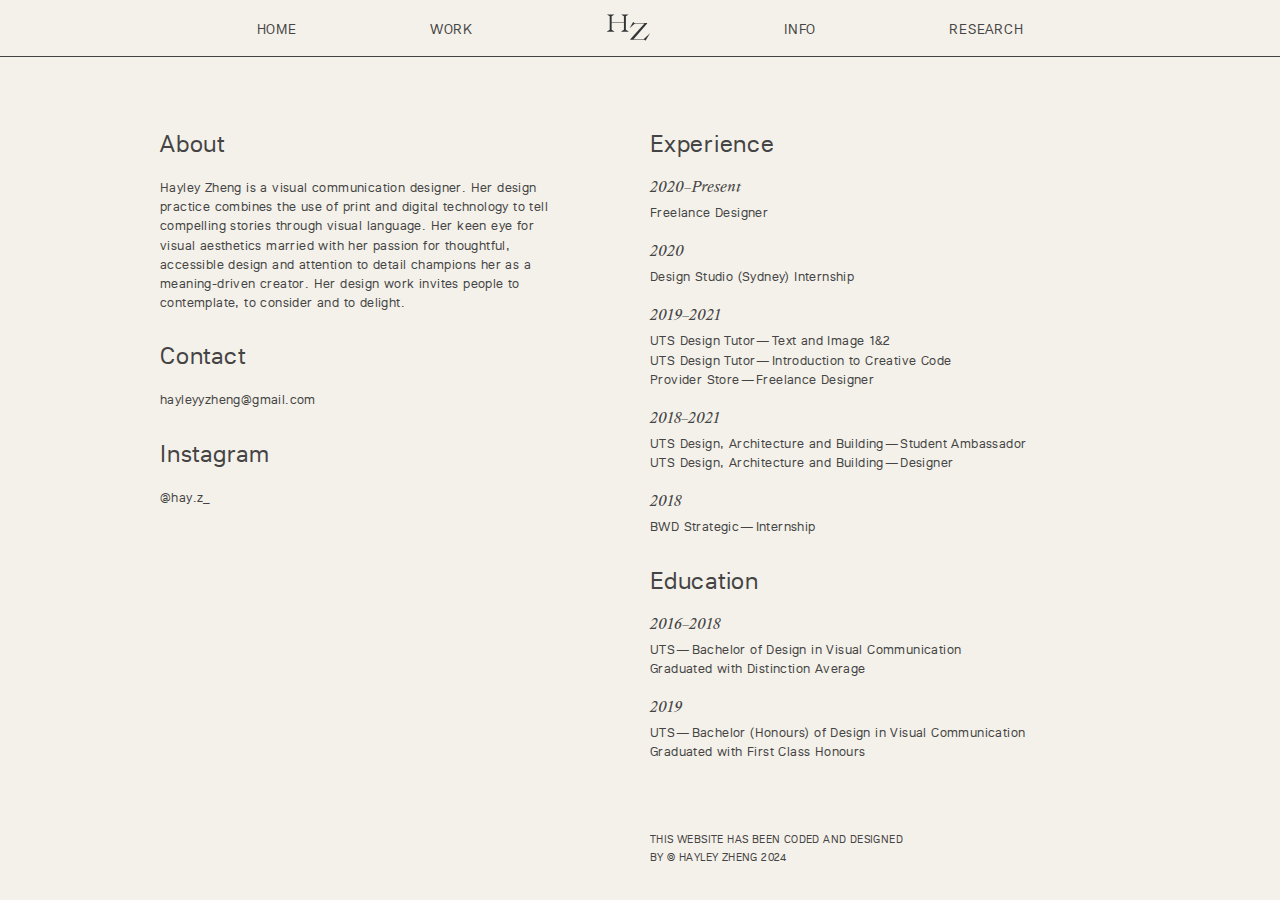
<file: info.html>
<!doctype html>

<html>

<head>
    <meta charset="utf-8">
    <meta name="description" content="Hayley Zheng Portfolio">
    <meta name="viewport" content="width=device-width, initial-scale=1.0, shrink-to-fit=no">
    <title>Hayley Zheng</title>
    <!--        link to css-->
    <link href="info.css" rel="stylesheet">

    <!--   SCRIPTS  -->
    <!--    <script src="p5/p5.min.js"></script>-->
    <!--     load p5js sketches here-->
    <!--    <script src="index-sketch.js"></script>-->


</head>





<body>
    <div class="menu-container">
        <div class="menu">
            <div class="home"><a href="index.html">HOME</a></div>
            <div class="work"><a href="work.html">WORK</a></div>
            <div class="logo"><img src="assets/imgs/logo.svg" alt="logo" width="45px"></div>
            <div class="info"><a href="info.html">INFO</a></div>
            <div class="research"><a href="research.html">RESEARCH</a></div>
        </div>
    </div>

    <div id="wrapper">

        <div class="col-01">
            
            <div id="about" class="section-space">
            <h1>About</h1>
            <p>Hayley Zheng is a visual communication designer. Her design practice combines the use of print and digital technology to tell compelling stories through visual language. Her keen eye for visual aesthetics married with her passion for thoughtful, accessible design and attention to detail champions her as a meaning-driven creator. Her design work invites people to contemplate, to consider and to delight.</p>
                </div>

            <div id="contact" class="section-space">
            <h1>Contact</h1>
            <p><a href="mailto:hayleyyzheng@gmail.com">hayleyyzheng@gmail.com</a></p>
                </div>
            
            <div id="instagram" class="section-space">
            <h1>Instagram</h1>
            <p><a href="https://www.instagram.com/hay.z_/">&#64;hay.z&#95;</a></p>
                </div>
            
        </div>
        
        
        
        <div class="col-02">
            <div id="experience" class="section-space">
                <h1>Experience</h1>
                <h2>2020&ndash;Present</h2>
                <p class="p-space">Freelance Designer</p>
                
                
                
                
                
<!--                NOTE TO SELF: LINK UP DESIGN STUDIO TO THEIR WEBSITE-->
                
                <h2>2020</h2>
                
                <p class="p-space">Design Studio &#40;Sydney&#41; Internship</p>
                
            
                
                
                
                <h2>2019&ndash;2021</h2>
                <p>UTS Design Tutor&mdash;Text and Image 1&amp;2</p>
                <p>UTS Design Tutor&mdash;Introduction to Creative Code</p>
                <p class="p-space"><a href="https://www.providerstore.com.au/">Provider Store</a>&mdash;Freelance Designer</p>

                <h2>2018&ndash;2021</h2>
                <p>UTS Design, Architecture and Building&mdash;Student Ambassador</p>
                <p class="p-space">UTS Design, Architecture and Building&mdash;Designer</p>

                <h2>2018</h2>
                <p>BWD Strategic&mdash;Internship</p>
            </div>

            <div id="education" class="section-space">
                <h1>Education</h1>
                <h2>2016&ndash;2018</h2>
                <p>UTS&mdash;Bachelor of Design in Visual Communication</p>
                <p class="p-space">Graduated with Distinction Average</p>

                <h2>2019</h2>
                <p>UTS&mdash;Bachelor (Honours) of Design in Visual Communication</p>
                <p>Graduated with First Class Honours</p>
            </div>
            
            
            <p id="footer">
            THIS WEBSITE HAS BEEN CODED AND DESIGNED BY &copy; HAYLEY ZHENG 2024
            </p>
            
            </div>
        
        <div class="col-03">
        
        </div>


    </div>




</body></html>
</file>
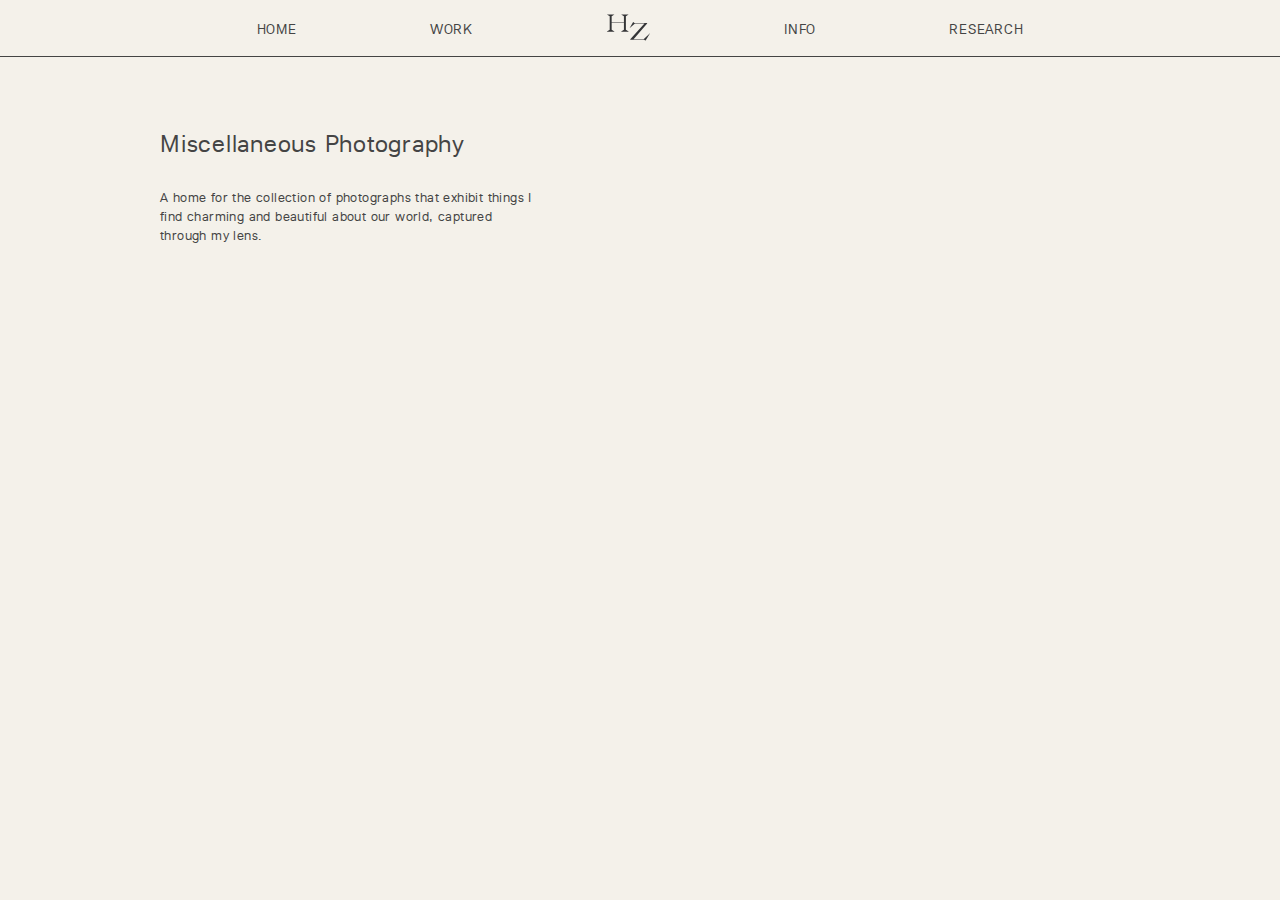
<file: misc-photog.html>
<!doctype html>

<html>

<head>
    <meta charset="utf-8">
    <meta name="description" content="Hayley Zheng Portfolio">
    <title>Hayley Zheng</title>
    <!--        link to css-->
    <link href="work-style.css" rel="stylesheet">

    <!--   SCRIPTS  -->
    <!--    <script src="p5/p5.min.js"></script>-->
    <!--     load p5js sketches here-->
    <!--    <script src="index-sketch.js"></script>-->


</head>





<body>
    <div class="menu-container">
        <div class="menu">
            <div class="home"><a href="index.html">HOME</a></div>
            <div class="work"><a href="work.html">WORK</a></div>
            <div class="logo"><img src="assets/imgs/logo.svg" alt="logo" width="45px"></div>
            <div class="info"><a href="info.html">INFO</a></div>
            <div class="research"><a href="research.html">RESEARCH</a></div>
        </div>
    </div>

    <div id="wrapper-container">
        <div id="wrapper">


            <div class="col-flex">

                <!--            <div class="col-01">-->
                <div class="text-container">
                    <h1>Miscellaneous Photography</h1>

                    <p>A home for the collection of photographs that exhibit things I find charming and beautiful about our world, captured through my lens.</p>
                    
                </div>
                <!--                </div>-->





            </div>







        </div>
    </div>

    <footer></footer>


</body></html>
</file>
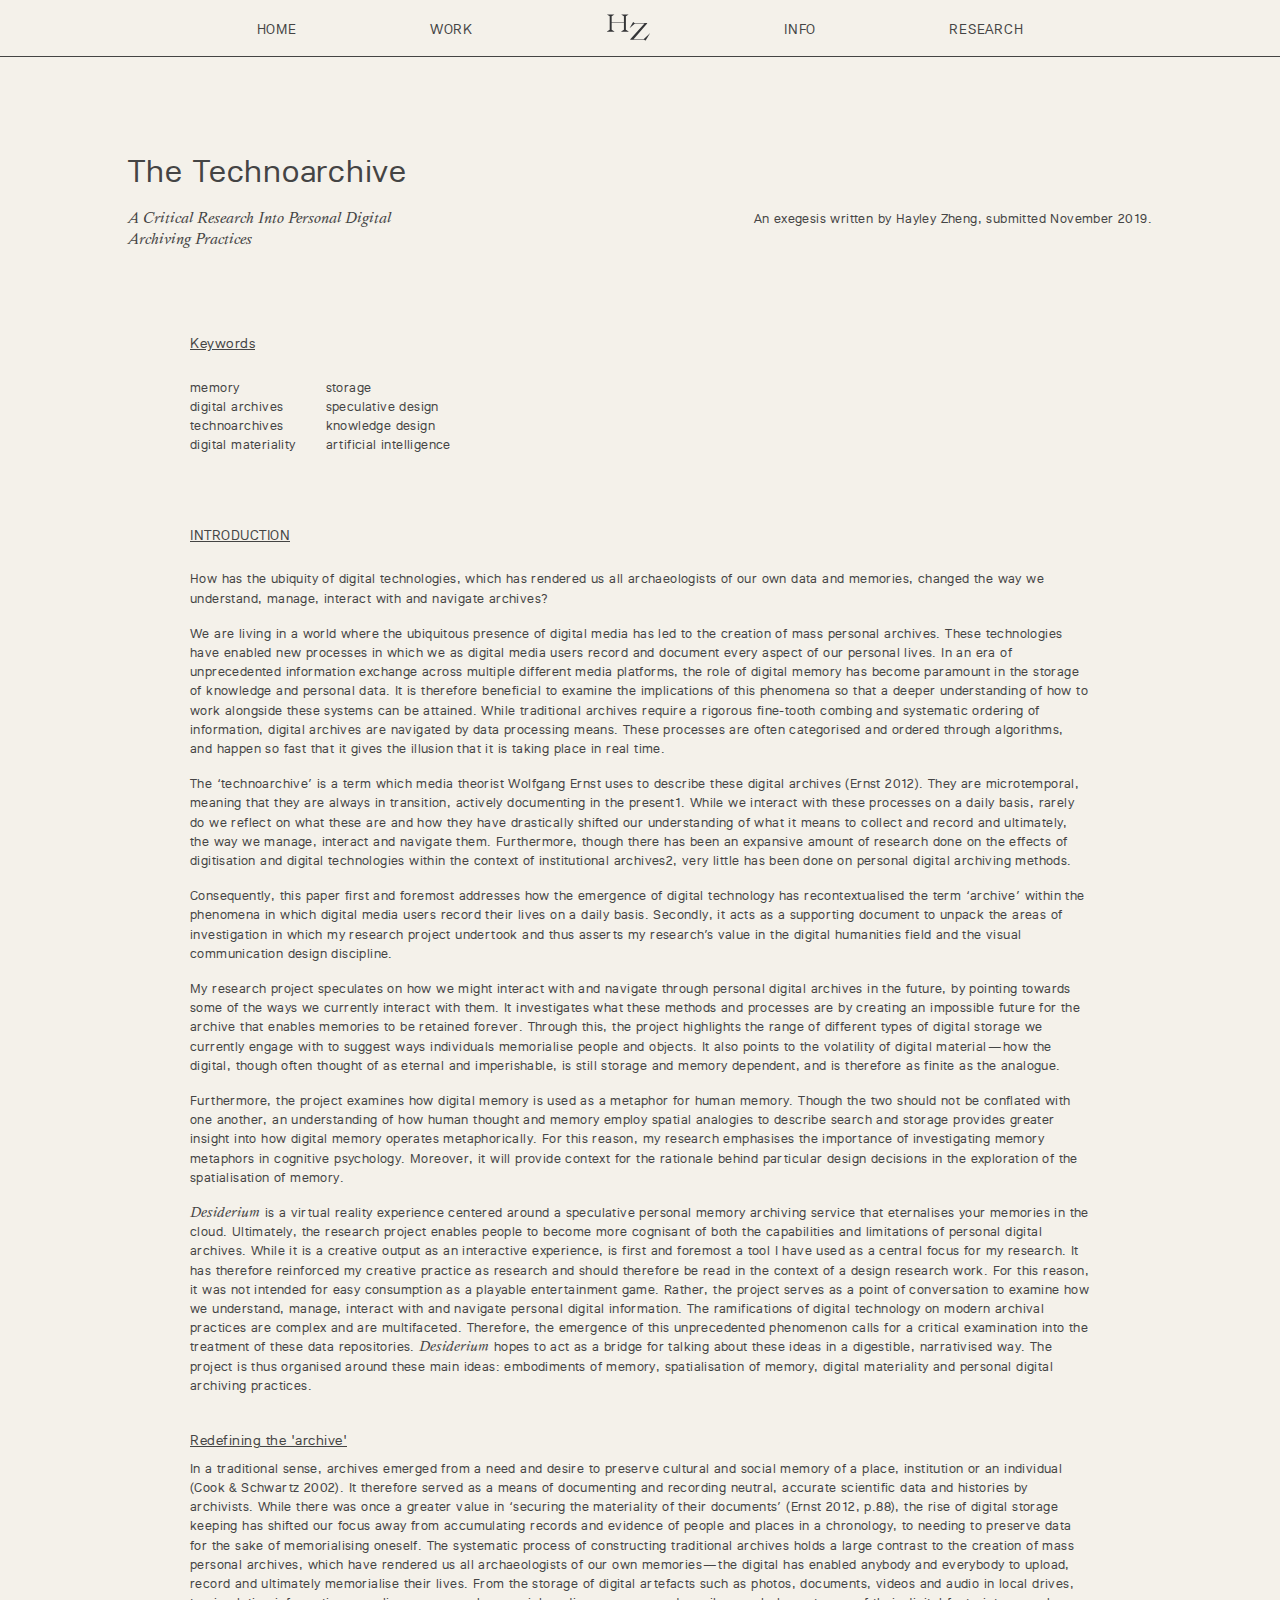
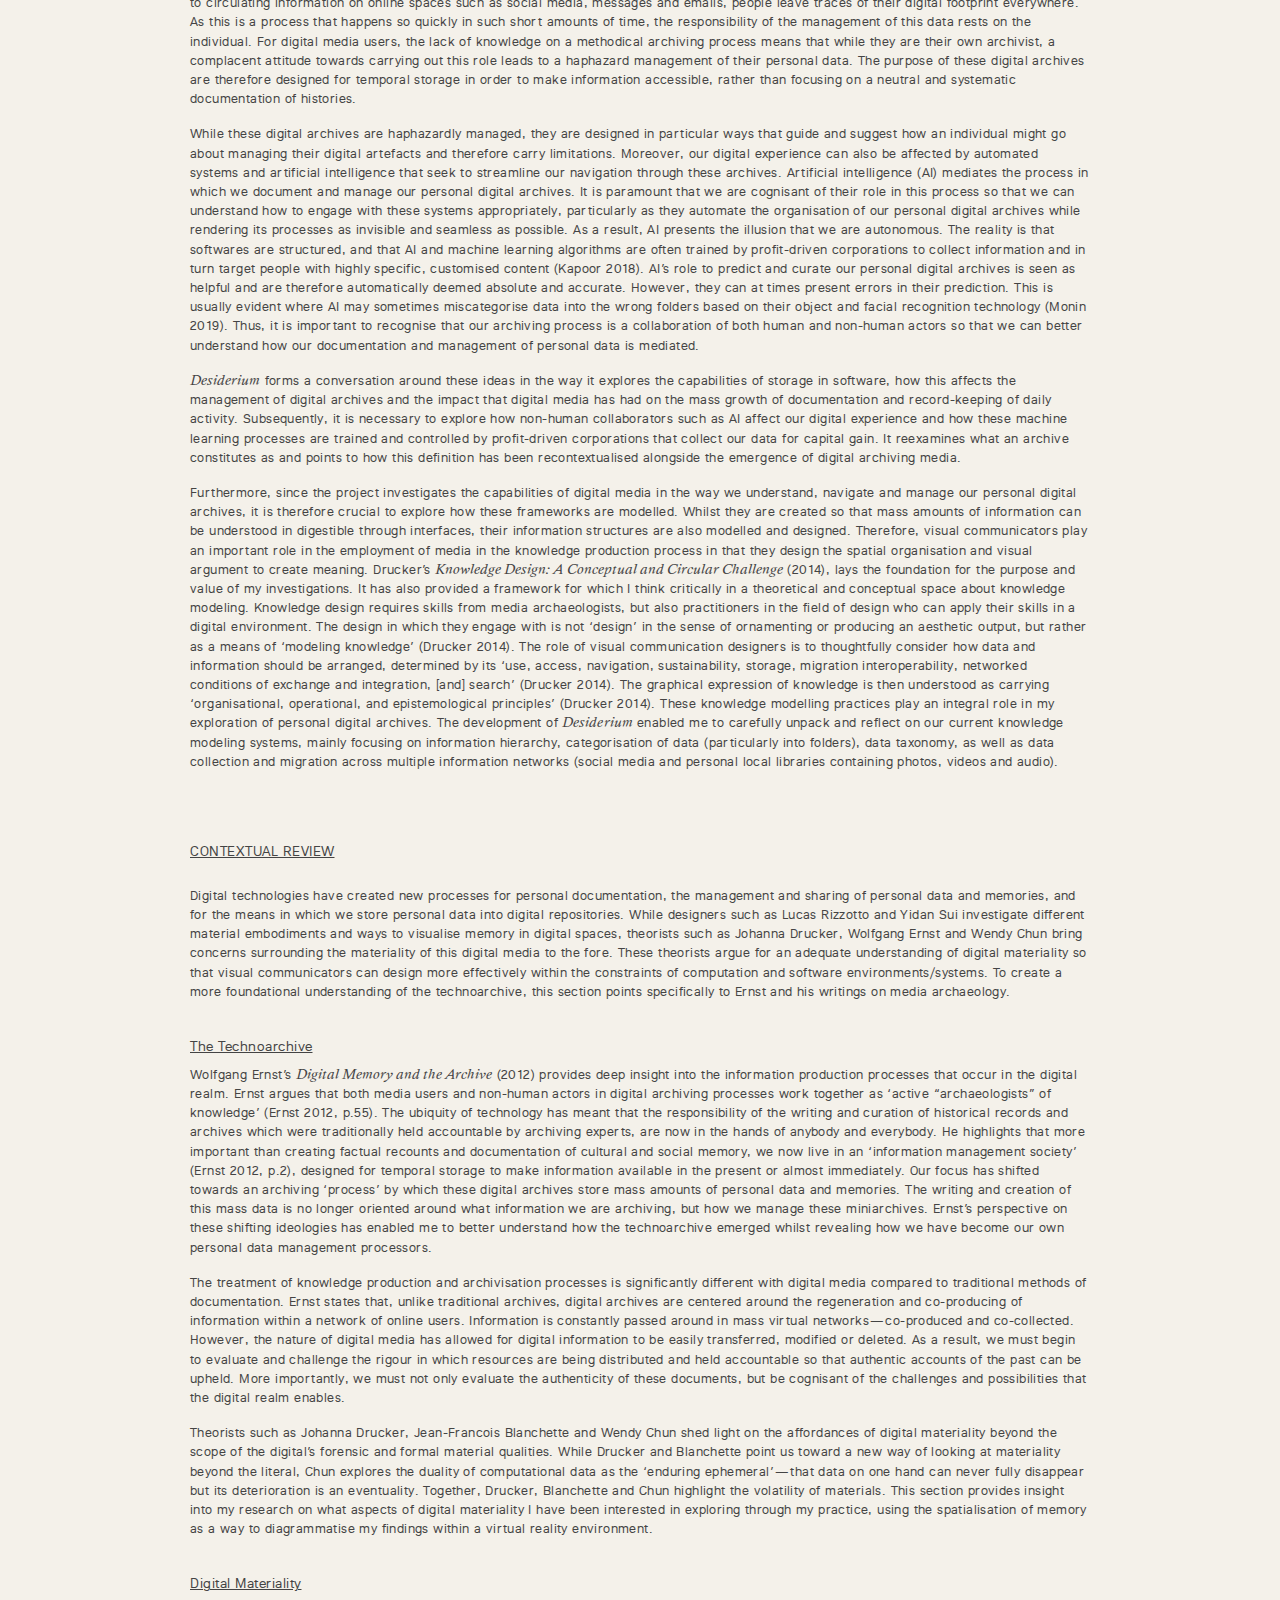
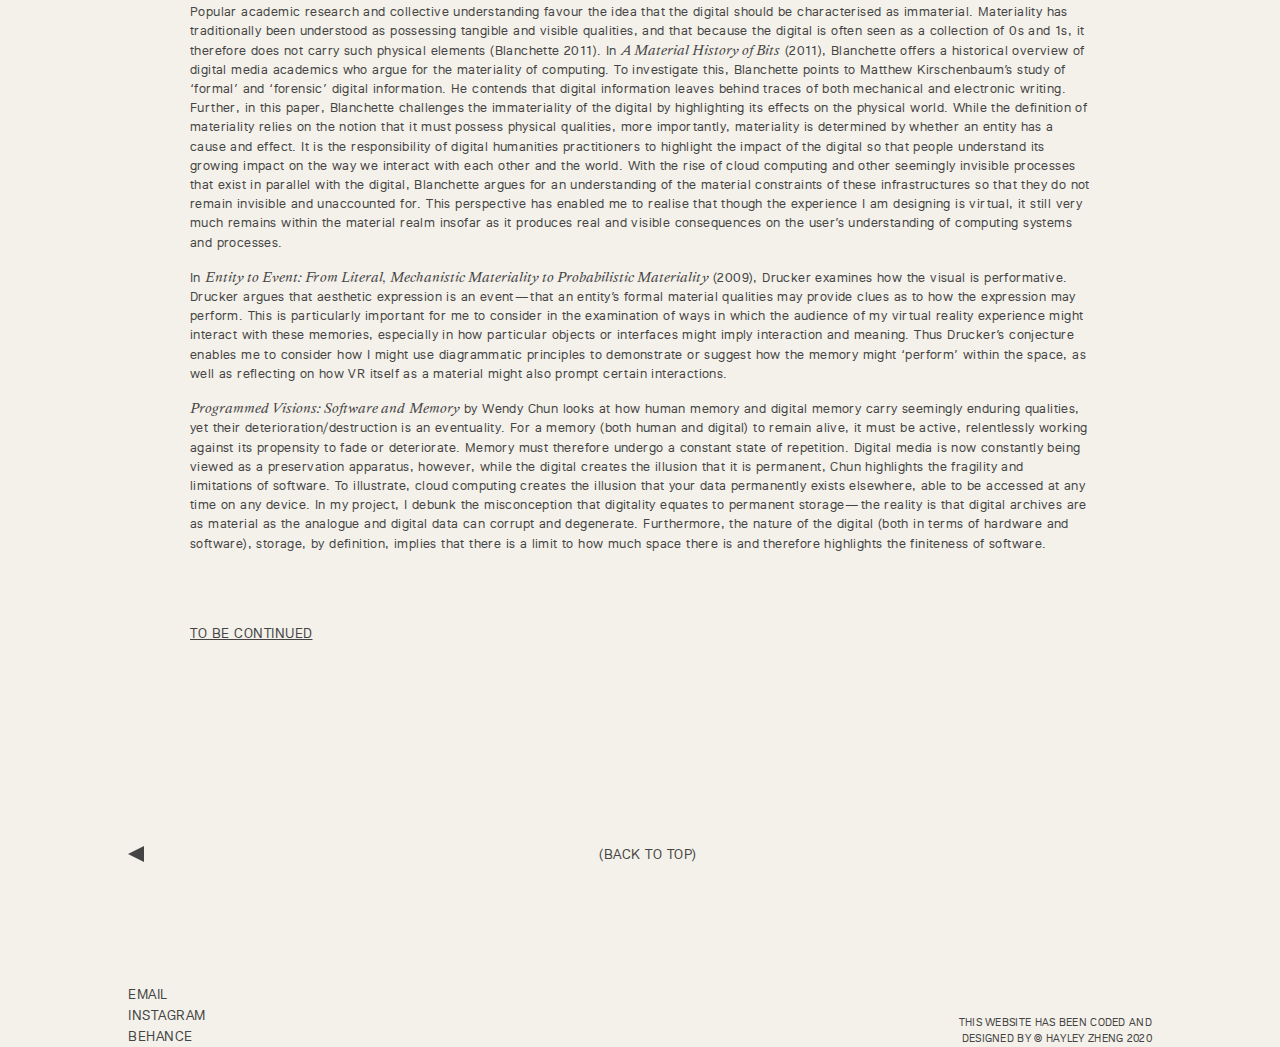
<file: research.html>
<!doctype html>

<html>

<head>
    <meta charset="utf-8">
    <meta name="description" content="Hayley Zheng Portfolio">
    <meta name="viewport" content="width=device-width, initial-scale=1.0, shrink-to-fit=no">
    <title>Hayley Zheng</title>
    <!--        link to css-->
    <link href="research.css" rel="stylesheet">
    <link href="https://unpkg.com/aos@2.3.1/dist/aos.css" rel="stylesheet">

    <!--   SCRIPTS  -->
    <!--    <script src="p5/p5.min.js"></script>-->
    <!--     load p5js sketches here-->
    <!--    <script src="index-sketch.js"></script>-->

    <!--    <script src="work-01.js"></script>-->
</head>





<body>
    <div class="menu-container">
        <div class="menu">
            <div class="home"><a href="index.html">HOME</a></div>
            <div class="work"><a href="work.html">WORK</a></div>
            <div class="logo"><img src="assets/imgs/logo.svg" alt="logo" width="45px"></div>
            <div class="info"><a href="info.html">INFO</a></div>
            <div class="research"><a href="research.html">RESEARCH</a></div>
        </div>
    </div>

    <div id="wrapper-container">
        <div id="wrapper">



            <div class="intro-container">
                <div class="heading-container">
                    <h1>The Technoarchive</h1>
                </div>

                <div class="text-flex">
                    <div class="flex-col-01">
                        <h2>A Critical Research Into Personal Digital Archiving Practices</h2>
                    </div>

                    <div class="flex-col-02">
                        <div class="desc">
                            <p class="first-p">An exegesis written by Hayley Zheng, submitted November 2019.</p>
                        </div>
                    </div>
                </div>
            </div>



            <div class="text">
                
                <h3>Keywords</h3>
                <div id="key-flex">
                    <div id="key-flex-01">
                <p class="key">memory</p>
                <p class="key">digital archives</p>
                <p class="key">technoarchives</p>
                <p class="key">digital materiality</p>
                        </div>
                    
                    <div id="key-flex-02" class="sec">
                <p class="key">storage</p>
                <p class="key">speculative design</p>
                <p class="key">knowledge design</p>
                <p class="key">artificial intelligence</p>
                        </div>

                </div>
                
                <div class="sec">

                <h3>INTRODUCTION</h3>
                
                <p>How has the ubiquity of digital technologies, which has rendered us all archaeologists of our own data and memories, changed the way we understand, manage, interact with and navigate archives?</p>
                
                <p>We are living in a world where the ubiquitous presence of digital media has led to the creation of mass personal archives. These technologies have enabled new processes in which we as digital media users record and document every aspect of our personal lives. In an era of unprecedented information exchange across multiple different media platforms, the role of digital memory has become paramount in the storage of knowledge and personal data. It is therefore beneficial to examine the implications of this phenomena so that a deeper understanding of how to work alongside these systems can be attained. While traditional archives require a rigorous fine-tooth combing and systematic ordering of information, digital archives are navigated by data processing means. These processes are often categorised and ordered through algorithms, and happen so fast that it gives the illusion that it is taking place in real time.</p>
                
                <p>The ‘technoarchive’ is a term which media theorist Wolfgang Ernst uses to describe these digital archives (Ernst 2012). They are microtemporal, meaning that they are always in transition, actively documenting in the present1. While we interact with these processes on a daily basis, rarely do we reflect on what these are and how they have drastically shifted our understanding of what it means to collect and record and ultimately, the way we manage, interact and navigate them. Furthermore, though there has been an expansive amount of research done on the effects of digitisation and digital technologies within the context of institutional archives2, very little has been done on personal digital archiving methods.</p>
                
                <p>Consequently, this paper first and foremost addresses how the emergence of digital technology has recontextualised the term ‘archive’ within the phenomena in which digital media users record their lives on a daily basis. Secondly, it acts as a supporting document to unpack the areas of investigation in which my research project undertook and thus asserts my research’s value in the digital humanities field and the visual communication design discipline.</p>
                
                <p>My research project speculates on how we might interact with and navigate through personal digital archives in the future, by pointing towards some of the ways we currently interact with them. It investigates what these methods and processes are by creating an impossible future for the archive that enables memories to be retained forever. Through this, the project highlights the range of different types of digital storage we currently engage with to suggest ways individuals memorialise people and objects. It also points to the volatility of digital material—how the digital, though often thought of as eternal and imperishable, is still storage and memory dependent, and is therefore as finite as the analogue.</p>
                
                <p>Furthermore, the project examines how digital memory is used as a metaphor for human memory. Though the two should not be conflated with one another, an understanding of how human thought and memory employ spatial analogies to describe search and storage provides greater insight into how digital memory operates metaphorically. For this reason, my research emphasises the importance of investigating memory metaphors in cognitive psychology. Moreover, it will provide context for the rationale behind particular design decisions in the exploration of the spatialisation of memory.</p>
                
                <p class="last-p"><span class="italics">Desiderium</span> is a virtual reality experience centered around a speculative personal memory archiving service that eternalises your memories in the cloud. Ultimately, the research project enables people to become more cognisant of both the capabilities and limitations of personal digital archives. While it is a creative output as an interactive experience, is first and foremost a tool I have used as a central focus for my research. It has therefore reinforced my creative practice as research and should therefore be read in the context of a design research work. For this reason, it was not intended for easy consumption as a playable entertainment game. Rather, the project serves as a point of conversation to examine how we understand, manage, interact with and navigate personal digital information. The ramifications of digital technology on modern archival practices are complex and are multifaceted. Therefore, the emergence of this unprecedented phenomenon calls for a critical examination into the treatment of these data repositories. <span class="italics">Desiderium</span> hopes to act as a bridge for talking about these ideas in a digestible, narrativised way. The project is thus organised around these main ideas: embodiments of memory, spatialisation of memory, digital materiality and personal digital archiving practices.</p>
                
                
                
                
                <h5>Redefining the 'archive'</h5>
                
                <p>In a traditional sense, archives emerged from a need and desire to preserve cultural and social memory of a place, institution or an individual (Cook &amp; Schwartz 2002). It therefore served as a means of documenting and recording neutral, accurate scientific data and histories by archivists. While there was once a greater value in ‘securing the materiality of their documents’ (Ernst 2012, p.88), the rise of digital storage keeping has shifted our focus away from accumulating records and evidence of people and places in a chronology, to needing to preserve data for the sake of memorialising oneself. The systematic process of constructing traditional archives holds a large contrast to the creation of mass personal archives, which have rendered us all archaeologists of our own memories—the digital has enabled anybody and everybody to upload, record and ultimately memorialise their lives. From the storage of digital artefacts such as photos, documents, videos and audio in local drives, to circulating information on online spaces such as social media, messages and emails, people leave traces of their digital footprint everywhere. As this is a process that happens so quickly in such short amounts of time, the responsibility of the management of this data rests on the individual. For digital media users, the lack of knowledge on a methodical archiving process means that while they are their own archivist, a complacent attitude towards carrying out this role leads to a haphazard management of their personal data. The purpose of these digital archives are therefore designed for temporal storage in order to make information accessible, rather than focusing on a neutral and systematic documentation of histories.</p>
                
                <p>While these digital archives are haphazardly managed, they are designed in particular ways that guide and suggest how an individual might go about managing their digital artefacts and therefore carry limitations. Moreover, our digital experience can also be affected by automated systems and artificial intelligence that seek to streamline our navigation through these archives. Artificial intelligence (AI) mediates the process in which we document and manage our personal digital archives. It is paramount that we are cognisant of their role in this process so that we can understand how to engage with these systems appropriately, particularly as they automate the organisation of our personal digital archives while rendering its processes as invisible and seamless as possible. As a result, AI presents the illusion that we are autonomous. The reality is that softwares are structured, and that AI and machine learning algorithms are often trained by profit-driven corporations to collect information and in turn target people with highly specific, customised content (Kapoor 2018). AI’s role to predict and curate our personal digital archives is seen as helpful and are therefore automatically deemed absolute and accurate. However, they can at times present errors in their prediction. This is usually evident where AI may sometimes miscategorise data into the wrong folders based on their object and facial recognition technology (Monin 2019). Thus, it is important to recognise that our archiving process is a collaboration of both human and non-human actors so that we can better understand how our documentation and management of personal data is mediated.</p>
                
                <p><span class="italics">Desiderium</span> forms a conversation around these ideas in the way it explores the capabilities of storage in software, how this affects the management of digital archives and the impact that digital media has had on the mass growth of documentation and record-keeping of daily activity. Subsequently, it is necessary to explore how non-human collaborators such as AI affect our digital experience and how these machine learning processes are trained and controlled by profit-driven corporations that collect our data for capital gain. It reexamines what an archive constitutes as and points to how this definition has been recontextualised alongside the emergence of digital archiving media.</p>
                
                <p class="last-p">Furthermore, since the project investigates the capabilities of digital media in the way we understand, navigate and manage our personal digital archives, it is therefore crucial to explore how these frameworks are modelled. Whilst they are created so that mass amounts of information can be understood in digestible through interfaces, their information structures are also modelled and designed. Therefore, visual communicators play an important role in the employment of media in the knowledge production process in that they design the spatial organisation and visual argument to create meaning. Drucker’s <span class="italics">Knowledge Design: A Conceptual and Circular Challenge</span> (2014), lays the foundation for the purpose and value of my investigations. It has also provided a framework for which I think critically in a theoretical and conceptual space about knowledge modeling. Knowledge design requires skills from media archaeologists, but also practitioners in the field of design who can apply their skills in a digital environment. The design in which they engage with is not ‘design’ in the sense of ornamenting or producing an aesthetic output, but rather as a means of ‘modeling knowledge’ (Drucker 2014). The role of visual communication designers is to thoughtfully consider how data and information should be arranged, determined by its ‘use, access, navigation, sustainability, storage, migration interoperability, networked conditions of exchange and integration, [and] search’ (Drucker 2014). The graphical expression of knowledge is then understood as carrying ‘organisational, operational, and epistemological principles’ (Drucker 2014). These knowledge modelling practices play an integral role in my exploration of personal digital archives. The development of <span class="italics">Desiderium</span> enabled me to carefully unpack and reflect on our current knowledge modeling systems, mainly focusing on information hierarchy, categorisation of data (particularly into folders), data taxonomy, as well as data collection and migration across multiple information networks (social media and personal local libraries containing photos, videos and audio).</p>
                </div>
                
                
                <div class="sec">
                <h3>CONTEXTUAL REVIEW</h3>
                
                <p class="last-p">Digital technologies have created new processes for personal documentation, the management and sharing of personal data and memories, and for the means in which we store personal data into digital repositories. While designers such as Lucas Rizzotto and Yidan Sui investigate different material embodiments and ways to visualise memory in digital spaces, theorists such as Johanna Drucker, Wolfgang Ernst and Wendy Chun bring concerns surrounding the materiality of this digital media to the fore. These theorists argue for an adequate understanding of digital materiality so that visual communicators can design more effectively within the constraints of computation and software environments/systems. To create a more foundational understanding of the technoarchive, this section points specifically to Ernst and his writings on media archaeology.</p>
                
                
                <h5>The Technoarchive</h5>
                
                <p>Wolfgang Ernst’s <span class="italics">Digital Memory and the Archive</span> (2012) provides deep insight into the information production processes that occur in the digital realm. Ernst argues that both media users and non-human actors in digital archiving processes work together as ‘active “archaeologists” of knowledge’ (Ernst 2012, p.55). The ubiquity of technology has meant that the responsibility of the writing and curation of historical records and archives which were traditionally held accountable by archiving experts, are now in the hands of anybody and everybody. He highlights that more important than creating factual recounts and documentation of cultural and social memory, we now live in an ‘information management society’ (Ernst 2012, p.2), designed for temporal storage to make information available in the present or almost immediately. Our focus has shifted towards an archiving ‘process’ by which these digital archives store mass amounts of personal data and memories. The writing and creation of this mass data is no longer oriented around what information we are archiving, but how we manage these miniarchives. Ernst’s perspective on these shifting ideologies has enabled me to better understand how the technoarchive emerged whilst revealing how we have become our own personal data management processors.</p>
                
                <p>The treatment of knowledge production and archivisation processes is significantly different with digital media compared to traditional methods of documentation. Ernst states that, unlike traditional archives, digital archives are centered around the regeneration and co-producing of information within a network of online users. Information is constantly passed around in mass virtual networks—co-produced and co-collected. However, the nature of digital media has allowed for digital information to be easily transferred, modified or deleted. As a result, we must begin to evaluate and challenge the rigour in which resources are being distributed and held accountable so that authentic accounts of the past can be upheld. More importantly, we must not only evaluate the authenticity of these documents, but be cognisant of the challenges and possibilities that the digital realm enables.</p>
                
                <p class="last-p">Theorists such as Johanna Drucker, Jean-Francois Blanchette and Wendy Chun shed light on the affordances of digital materiality beyond the scope of the digital’s forensic and formal material qualities. While Drucker and Blanchette point us toward a new way of looking at materiality beyond the literal, Chun explores the duality of computational data as the ‘enduring ephemeral’—that data on one hand can never fully disappear but its deterioration is an eventuality. Together, Drucker, Blanchette and Chun highlight the volatility of materials. This section provides insight into my research on what aspects of digital materiality I have been interested in exploring through my practice, using the spatialisation of memory as a way to diagrammatise my findings within a virtual reality environment.</p>
                    
                    
                <h5>Digital Materiality</h5>
                    <p>Popular academic research and collective understanding favour the idea that the digital should be characterised as immaterial. Materiality has traditionally been understood as possessing tangible and visible qualities, and that because the digital is often seen as a collection of 0s and 1s, it therefore does not carry such physical elements (Blanchette 2011). In <span class="italics">A Material History of Bits</span> (2011), Blanchette offers a historical overview of digital media academics who argue for the materiality of computing. To investigate this, Blanchette points to Matthew Kirschenbaum’s study of ‘formal’ and ‘forensic’ digital information. He contends that digital information leaves behind traces of both mechanical and electronic writing. Further, in this paper, Blanchette challenges the immateriality of the digital by highlighting its effects on the physical world. While the definition of materiality relies on the notion that it must possess physical qualities, more importantly, materiality is determined by whether an entity has a cause and effect. It is the responsibility of digital humanities practitioners to highlight the impact of the digital so that people understand its growing impact on the way we interact with each other and the world. With the rise of cloud computing and other seemingly invisible processes that exist in parallel with the digital, Blanchette argues for an understanding of the material constraints of these infrastructures so that they do not remain invisible and unaccounted for. This perspective has enabled me to realise that though the experience I am designing is virtual, it still very much remains within the material realm insofar as it produces real and visible consequences on the user’s understanding of computing systems and processes.</p>
                    
                    <p>In <span class="italics">Entity to Event: From Literal, Mechanistic Materiality to Probabilistic Materiality</span> (2009), Drucker examines how the visual is performative. Drucker argues that aesthetic expression is an event—that an entity’s formal material qualities may provide clues as to how the expression may perform. This is particularly important for me to consider in the examination of ways in which the audience of my virtual reality experience might interact with these memories, especially in how particular objects or interfaces might imply interaction and meaning. Thus Drucker’s conjecture enables me to consider how I might use diagrammatic principles to demonstrate or suggest how the memory might ‘perform’ within the space, as well as reflecting on how VR itself as a material might also prompt certain interactions.</p>
                    
                    <p><span class="italics">Programmed Visions: Software and Memory</span> by Wendy Chun looks at how human memory and digital memory carry seemingly enduring qualities, yet their deterioration/destruction is an eventuality. For a memory (both human and digital) to remain alive, it must be active, relentlessly working against its propensity to fade or deteriorate. Memory must therefore undergo a constant state of repetition. Digital media is now constantly being viewed as a preservation apparatus, however, while the digital creates the illusion that it is permanent, Chun highlights the fragility and limitations of software. To illustrate, cloud computing creates the illusion that your data permanently exists elsewhere, able to be accessed at any time on any device. In my project, I debunk the misconception that digitality equates to permanent storage—the reality is that digital archives are as material as the analogue and digital data can corrupt and degenerate. Furthermore, the nature of the digital (both in terms of hardware and software), storage, by definition, implies that there is a limit to how much space there is and therefore highlights the finiteness of software.</p>
                
                
                    
                    
                </div>
                
                <h3>TO BE CONTINUED</h3>
                
                
                
                
                
                
                
                
                
                
                
            </div>





            <div class="work-gallery">

            </div>

            <div class="work-nav">
                <a href="work-07.html">
                    <div class="prev-button"></div>
                </a>
                <h3><a href="#wrapper-container">&#40;BACK TO TOP&#41;</a></h3>
                <div></div>
            </div>

        </div>
    </div>

    <footer>
        <div class="contact-footer">
            <h3><a href="mailto:hayleyyzheng@gmail.com">EMAIL</a></h3>
            <h3><a href="https://www.instagram.com/hay.z_/">INSTAGRAM</a></h3>
            <h3><a href="https://www.behance.net/hayleyzheng">BEHANCE</a></h3>
        </div>

        <h4>THIS WEBSITE HAS BEEN CODED AND DESIGNED BY &copy; HAYLEY ZHENG 2020</h4>
    </footer>


    <script src="https://unpkg.com/aos@next/dist/aos.js"></script>
    <script>
        AOS.init();
    </script>

    <!--    <script src="distort.js"></script>-->


</body></html>
</file>
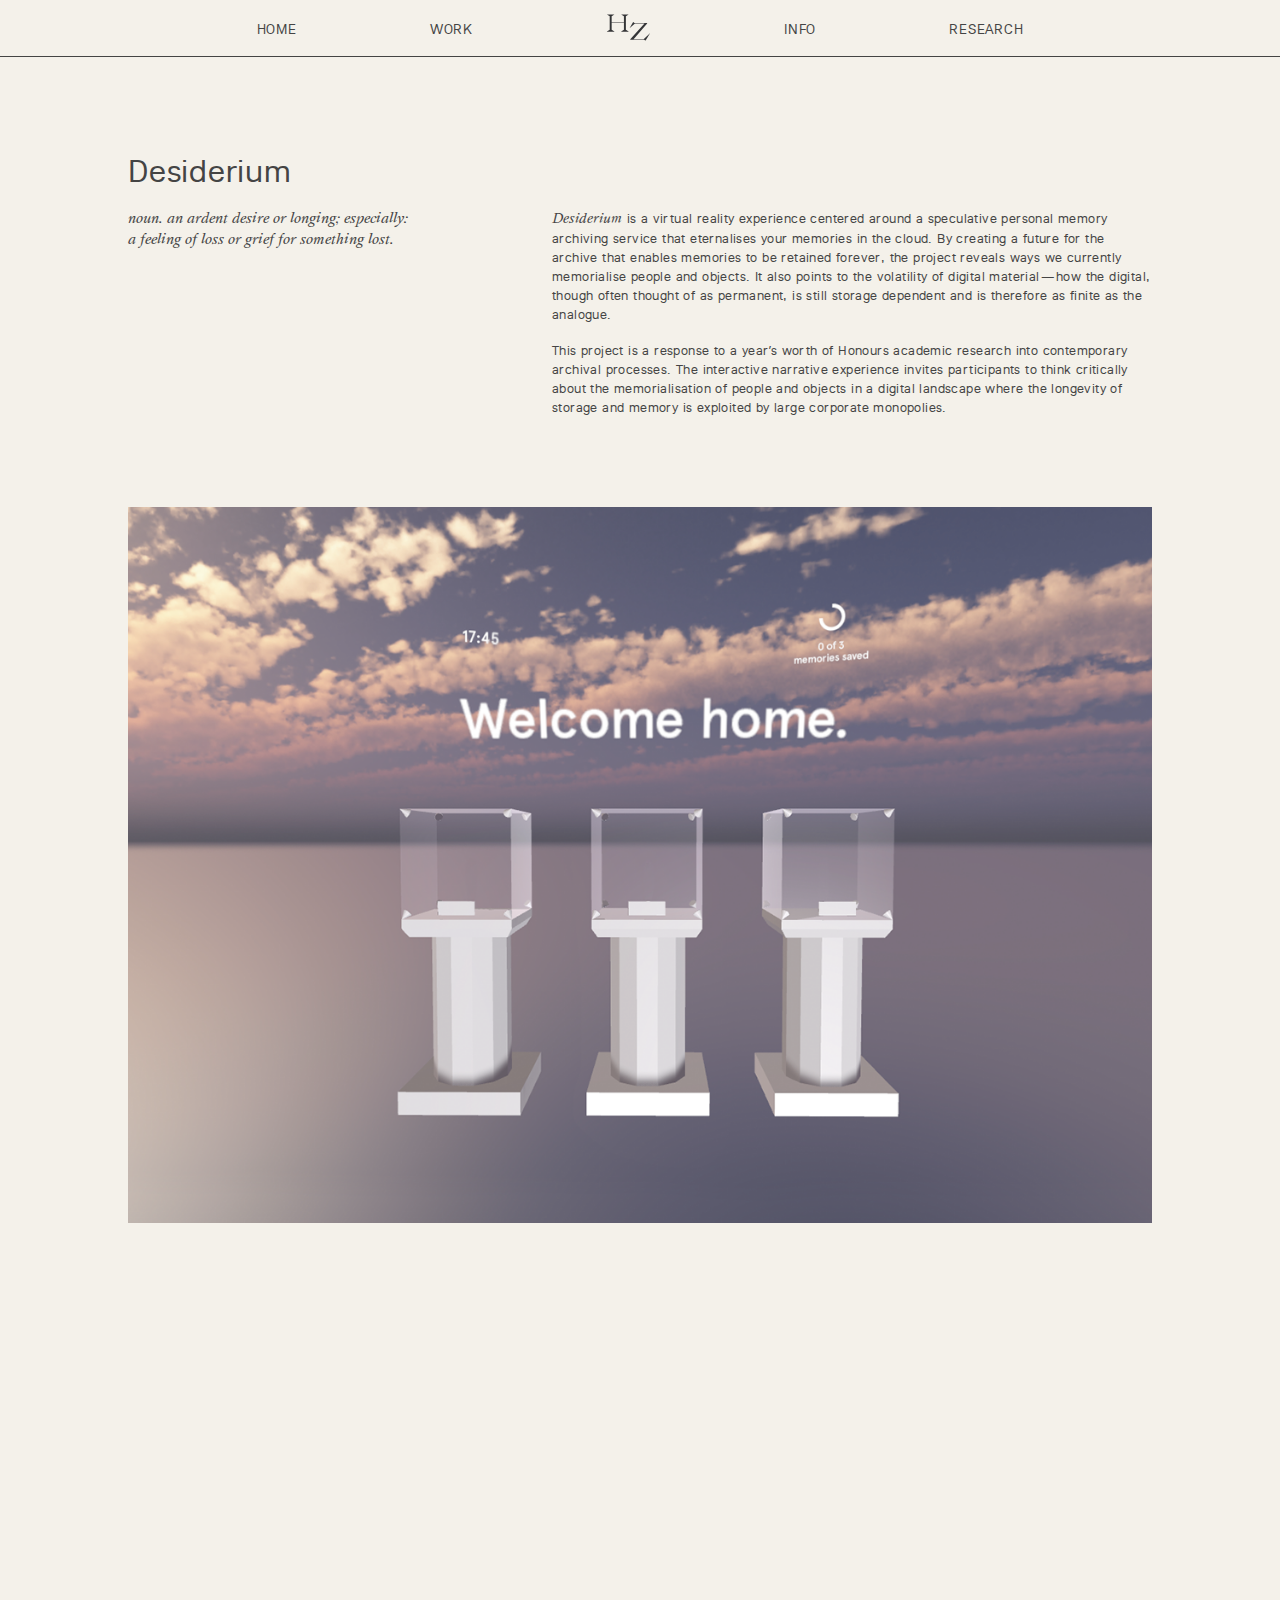
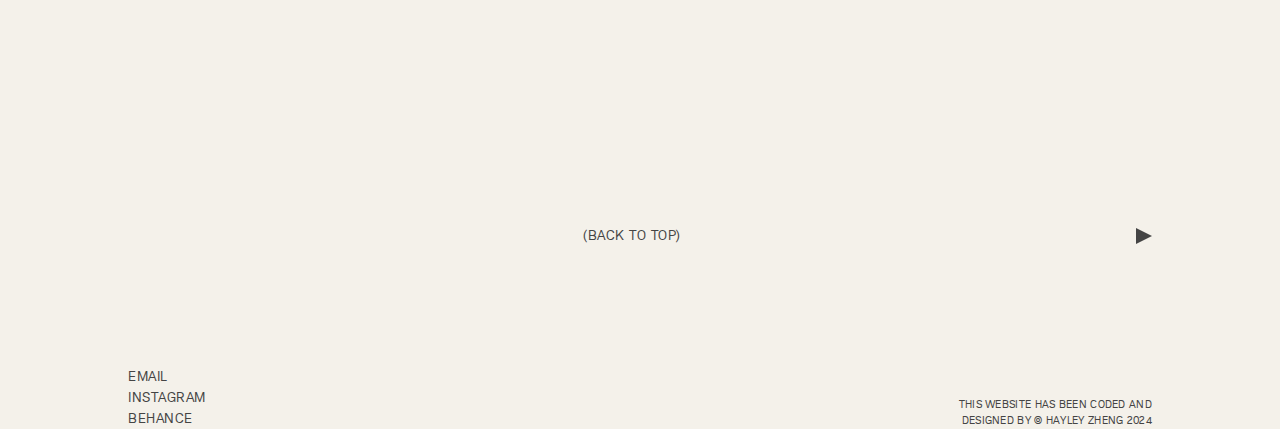
<file: work-01.html>
<!doctype html>

<html>

<head>
    <meta charset="utf-8">
    <meta name="description" content="Hayley Zheng Portfolio">
    <meta name="viewport" content="width=device-width, initial-scale=1.0, shrink-to-fit=no">
    <title>Hayley Zheng</title>
    <!--        link to css-->
    <link href="work-01.css" rel="stylesheet">
    <link href="https://unpkg.com/aos@2.3.1/dist/aos.css" rel="stylesheet">

    <!--   SCRIPTS  -->
    <!--    <script src="p5/p5.min.js"></script>-->
    <!--     load p5js sketches here-->
    <!--    <script src="index-sketch.js"></script>-->


</head>





<body>
    <div class="menu-container">
        <div class="menu">
            <div class="home"><a href="index.html">HOME</a></div>
            <div class="work"><a href="work.html">WORK</a></div>
            <div class="logo"><img src="assets/imgs/logo.svg" alt="logo" width="45px"></div>
            <div class="info"><a href="info.html">INFO</a></div>
            <div class="research"><a href="research.html">RESEARCH</a></div>
        </div>
    </div>

    <div id="wrapper-container">
        <div id="wrapper">




            <!--            <div class="col-01">-->
            <div class="intro-container">
                <div class="heading-container">
                    <h1>Desiderium</h1>
                </div>


                <div class="text-flex">
                    <div class="flex-col-01">
                        <h2>noun. an ardent desire or longing; especially: a feeling of loss or grief for something lost.</h2>
                    </div>

                    <div class="flex-col-02">
                        <div class="desc">
                            <p class="first-p"><span class="italics">Desiderium</span> is a virtual reality experience centered around a speculative personal memory archiving service that eternalises your memories in the cloud. By creating a future for the archive that enables memories to be retained forever, the project reveals ways we currently memorialise people and objects. It also points to the volatility of digital material—how the digital, though often thought of as permanent, is still storage dependent and is therefore as finite as the analogue.</p>
                            <p>This project is a response to a year’s worth of Honours academic research into contemporary archival processes. The interactive narrative experience invites participants to think critically about the memorialisation of people and objects in a digital landscape where the longevity of storage and memory is exploited by large corporate monopolies.</p>
                        </div>
                    </div>
                </div>

            </div>


            <figure class="hero">
                <img src="assets/imgs/work/01-Desiderium.png">
            </figure>


            <!--                </div>-->



            <div class="work-gallery">

                <div data-aos="fade-up" data-aos-easing="ease-in-out" data-aos-offset="50" data-aos-delay="40" data-aos-duration="900">
                    <figure id="img-01">
                        <img src="assets/imgs/work/01-desiderium/01-p-desiderium.png" alt="01-desiderium">
                    </figure>
                </div>

                <div data-aos="fade-up" data-aos-easing="ease-in-out" data-aos-offset="50" data-aos-delay="40" data-aos-duration="900">
                    <figure id="img-02">
                        <img src="assets/imgs/work/01-desiderium/02-p-desiderium.png" alt="02-desiderium">
                    </figure>
                </div>

                <div class="flex-img-cont" data-aos="fade-up" data-aos-easing="ease-in-out" data-aos-offset="50" data-aos-delay="40" data-aos-duration="900">
                    <figure id="img-03">
                        <img src="assets/imgs/work/01-desiderium/03-p-desiderium.png" alt="03-desiderium">
                    </figure>

                    <figure id="img-04">
                        <img src="assets/imgs/work/01-desiderium/04-p-desiderium.png" alt="04-desiderium">
                    </figure>
                </div>

                <div data-aos="fade-up" data-aos-easing="ease-in-out" data-aos-offset="50" data-aos-delay="40" data-aos-duration="900">
                    <figure id="img-05">
                        <img src="assets/imgs/work/01-desiderium/05-p-desiderium.png" alt="05-desiderium">
                    </figure>
                </div>

                <div data-aos="fade-up" data-aos-easing="ease-in-out" data-aos-offset="50" data-aos-delay="40" data-aos-duration="900">
                    <figure id="img-06">
                        <img src="assets/imgs/work/01-desiderium/06-p-desiderium.png" alt="06-desiderium">
                    </figure>
                </div>
                
                <div class="vid" style="padding:56.25% 0 0 0;position:relative;"><iframe src="https://player.vimeo.com/video/449168388?portrait=0" style="position:absolute;top:0;left:0;width:100%;height:100%;" frameborder="0" allow="autoplay; fullscreen" allowfullscreen></iframe></div><script src="https://player.vimeo.com/api/player.js"></script>



            </div>



            <div class="work-nav">
               <div class="prev-button"></div>
                <h3><a href="#wrapper-container">&#40;BACK TO TOP&#41;</a></h3>
                <a href="work-02.html"><div class="next-button"></div></a>
            </div>


            <!--            <hr>-->
        </div>

    </div>





    <footer>
        <div class="contact-footer">
            <h3><a href="mailto:hayleyyzheng@gmail.com">EMAIL</a></h3>
            <h3><a href="https://www.instagram.com/hay.z_/">INSTAGRAM</a></h3>
            <h3><a href="https://www.behance.net/hayleyzheng">BEHANCE</a></h3>
        </div>

        <h4>THIS WEBSITE HAS BEEN CODED AND DESIGNED BY &copy; HAYLEY ZHENG 2024</h4>
    </footer>



    <script src="https://unpkg.com/aos@next/dist/aos.js"></script>
    <script>
        AOS.init();
    </script>


</body></html>
</file>
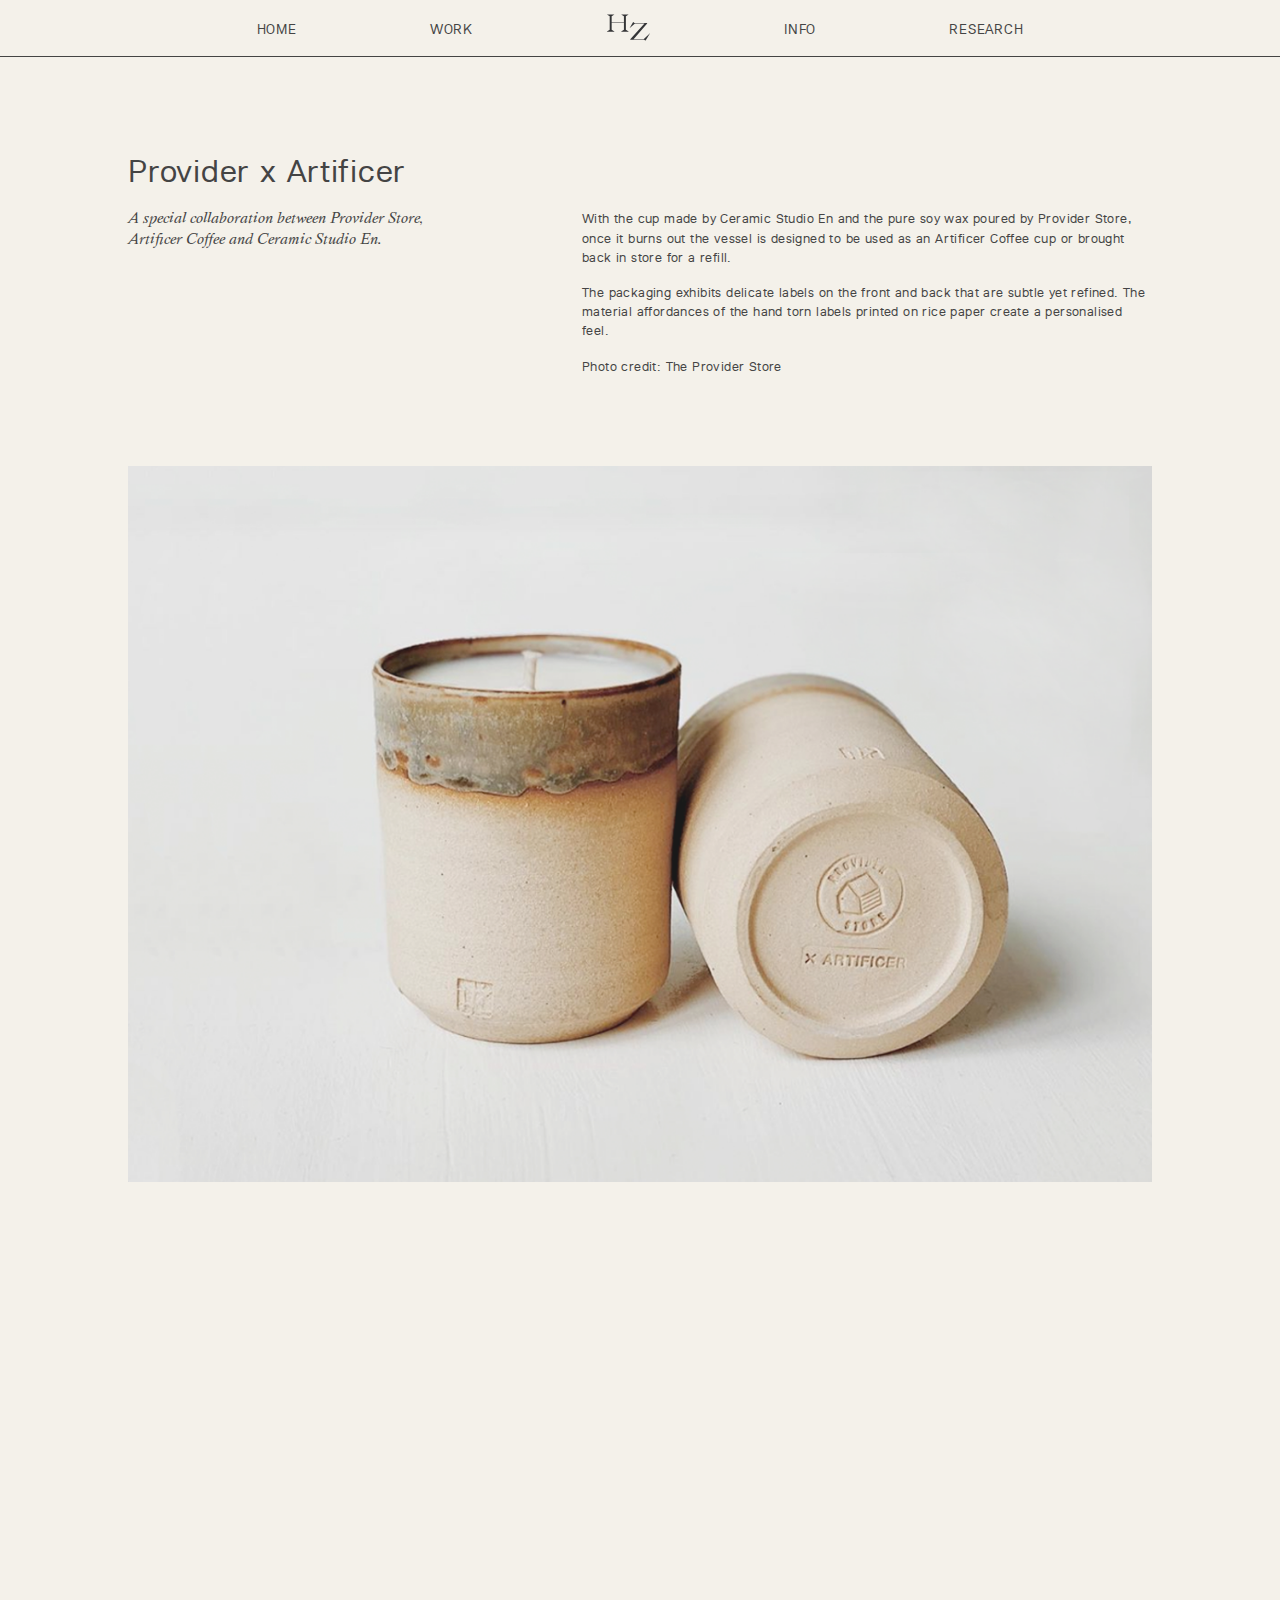
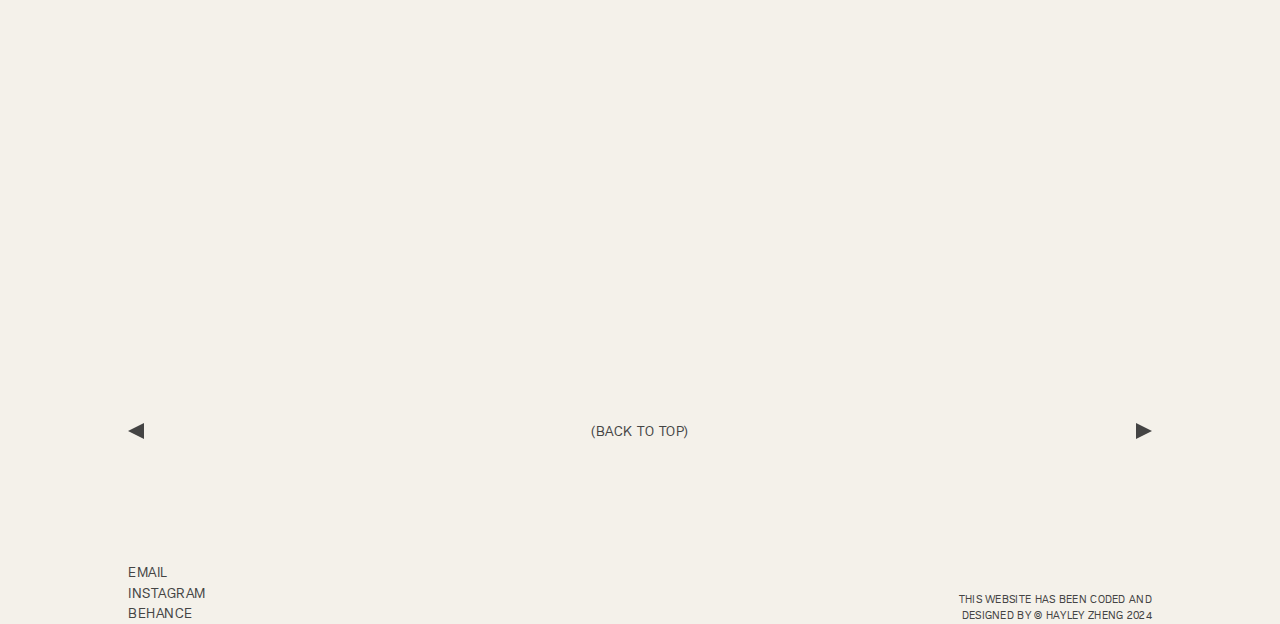
<file: work-03.html>
<!doctype html>

<html>

<head>
    <meta charset="utf-8">
    <meta name="description" content="Hayley Zheng Portfolio">
    <meta name="viewport" content="width=device-width, initial-scale=1.0, shrink-to-fit=no">
    <title>Hayley Zheng</title>
    <!--        link to css-->
    
    <link href="work-03.css" rel="stylesheet">
    <link href="https://unpkg.com/aos@2.3.1/dist/aos.css" rel="stylesheet">

    <!--   SCRIPTS  -->
    <!--    <script src="p5/p5.min.js"></script>-->
    <!--     load p5js sketches here-->
    <!--    <script src="index-sketch.js"></script>-->

    <!--    <script src="work-01.js"></script>-->





</head>

<body>
    <div class="menu-container">
        <div class="menu">
            <div class="home"><a href="index.html">HOME</a></div>
            <div class="work"><a href="work.html">WORK</a></div>
            <div class="logo"><img src="assets/imgs/logo.svg" alt="logo" width="45px"></div>
            <div class="info"><a href="info.html">INFO</a></div>
            <div class="research"><a href="research.html">RESEARCH</a></div>
        </div>
    </div>

    <div id="wrapper">


        <!--            <div class="col-01">-->
        <div class="intro-container">
            <div class="heading-container">
                <h1>Provider x Artificer</h1>
            </div>

            <div class="text-flex">
                <div class="flex-col-01">
                    <h2>A special collaboration between Provider Store, Artificer Coffee and Ceramic Studio En.</h2>
                </div>

                <div class="flex-col-02">
                    <div class="desc">
                        <p class="first-p">With the cup made by Ceramic Studio En and the pure soy wax poured by Provider Store, once it burns out the vessel is designed to be used as an Artificer Coffee cup or brought back in store for a refill.</p>
                        <p>The packaging exhibits delicate labels on the front and back that are subtle yet refined. The material affordances of the hand torn labels printed on rice paper create a personalised feel.</p>
                        <p>Photo credit: <a href="https://www.providerstore.com.au/">The Provider Store</a></p>
                    </div>
                </div>
            </div>

        </div>


        <div data-aos="fade-up" data-aos-easing="ease-in-out" data-aos-offset="50" data-aos-delay="40" data-aos-duration="900">
            <figure class="hero">
                <img src="assets/imgs/work/03-Provider_Artificer.png" alt="artificer-hero-img">
            </figure>
        </div>



        <!--                </div>-->



        <div class="work-gallery">

            <div data-aos="fade-up" data-aos-easing="ease-in-out" data-aos-offset="50" data-aos-delay="40" data-aos-duration="900">
                <figure id="img-01">
                    <img src="assets/imgs/work/03-artificer/01-p-artificer.png" alt="01-artificer">
                </figure>
            </div>


        </div>


        <div class="work-nav">
            <a href="work-02.html">
                <div class="prev-button"></div>
            </a>
            <h3><a href="#wrapper">&#40;BACK TO TOP&#41;</a></h3>
            <a href="work-04.html">
                <div class="next-button"></div>
            </a>
        </div>

    </div>


    <footer>
        <div class="contact-footer">
            <h3><a href="mailto:hayleyyzheng@gmail.com">EMAIL</a></h3>
            <h3><a href="https://www.instagram.com/hay.z_/">INSTAGRAM</a></h3>
            <h3><a href="https://www.behance.net/hayleyzheng">BEHANCE</a></h3>
        </div>

        <h4>THIS WEBSITE HAS BEEN CODED AND DESIGNED BY &copy; HAYLEY ZHENG 2024</h4>
    </footer>


    <script src="https://unpkg.com/aos@next/dist/aos.js"></script>
    <script>
        AOS.init();

    </script>



</body>

</html>
</file>
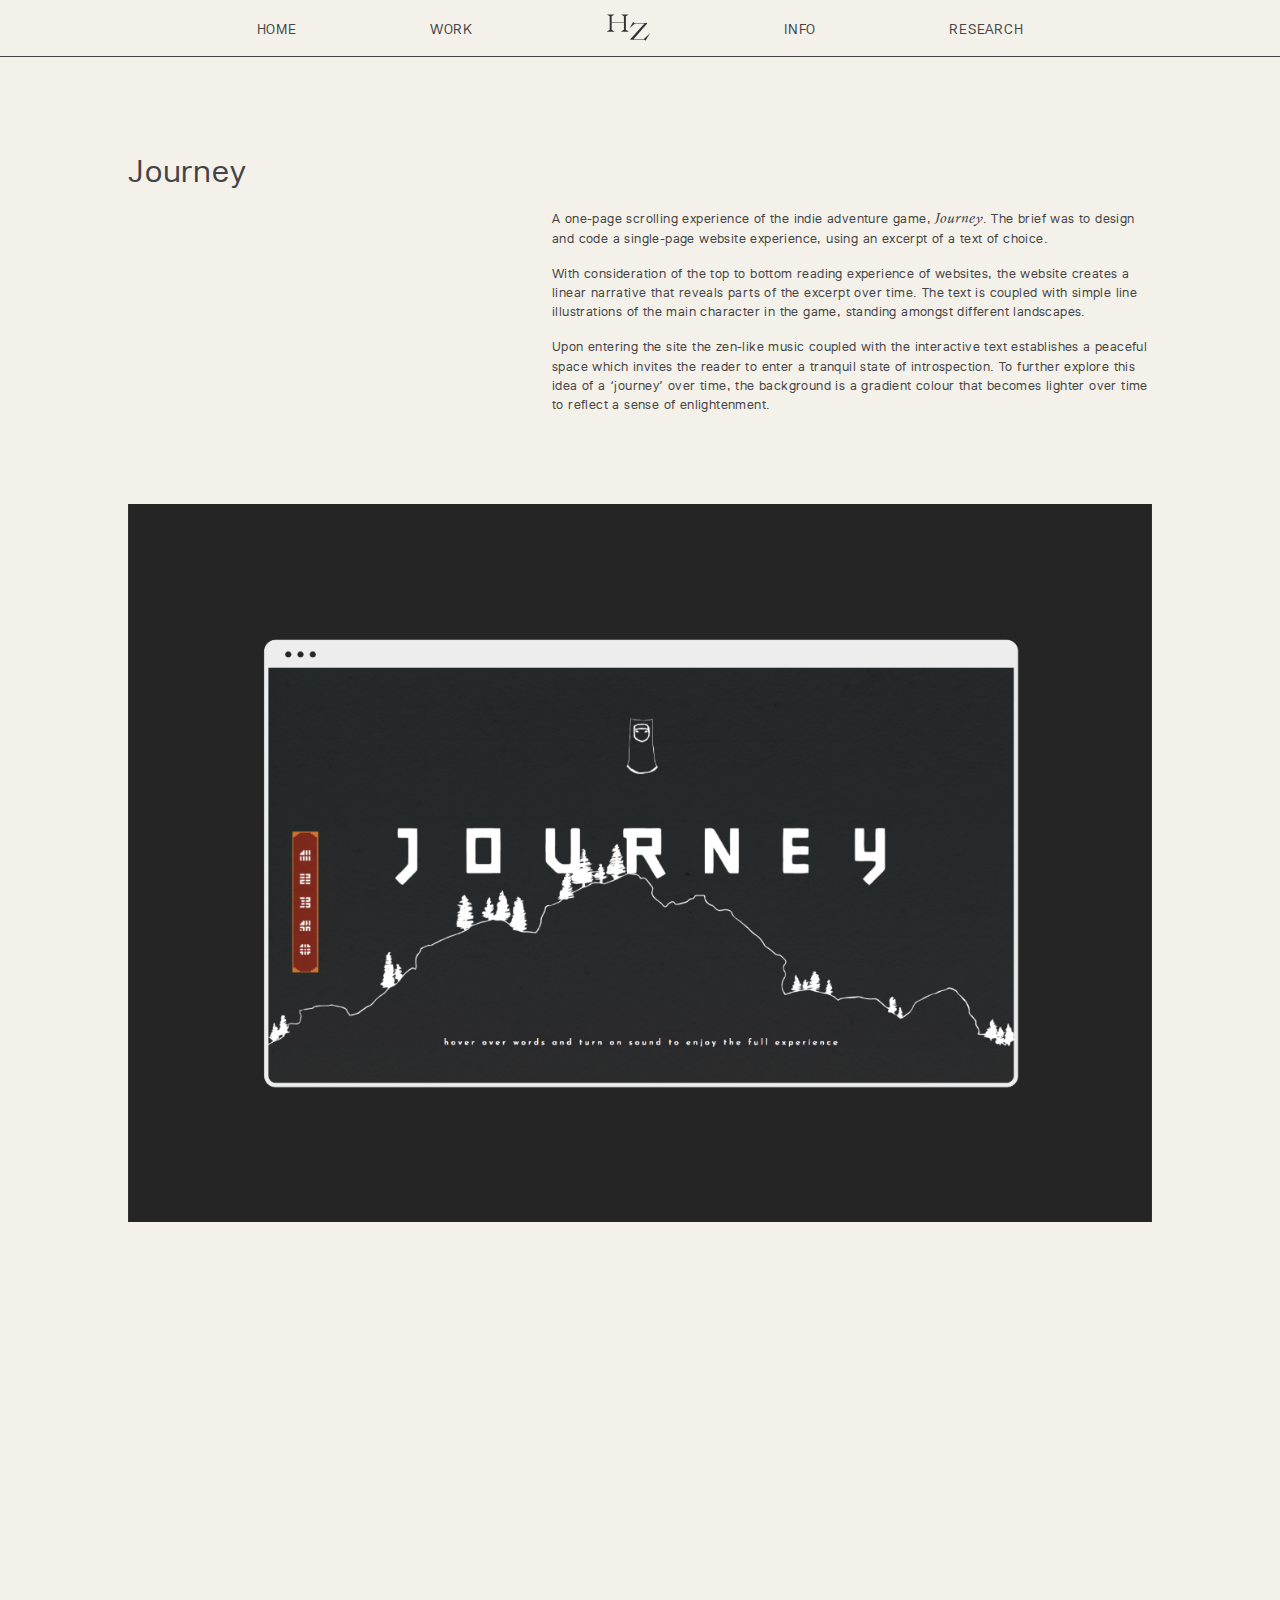
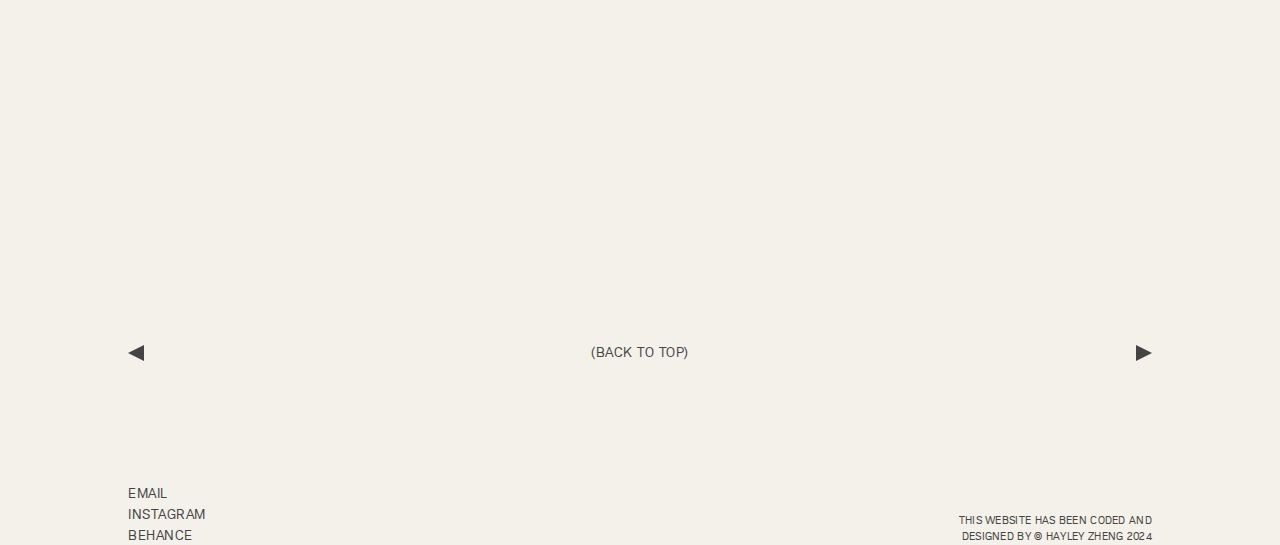
<file: work-06.html>
<!doctype html>

<html>

<head>
    <meta charset="utf-8">
    <meta name="description" content="Hayley Zheng Portfolio">
    <meta name="viewport" content="width=device-width, initial-scale=1.0, shrink-to-fit=no">
    <title>Hayley Zheng</title>
    <!--        link to css-->
    <link href="work-06.css" rel="stylesheet">
    <link href="https://unpkg.com/aos@2.3.1/dist/aos.css" rel="stylesheet">

    <!--   SCRIPTS  -->
    <!--    <script src="p5/p5.min.js"></script>-->
    <!--     load p5js sketches here-->
    <!--    <script src="index-sketch.js"></script>-->

    <!--    <script src="work-01.js"></script>-->
</head>





<body>
    <div class="menu-container">
        <div class="menu">
            <div class="home"><a href="index.html">HOME</a></div>
            <div class="work"><a href="work.html">WORK</a></div>
            <div class="logo"><img src="assets/imgs/logo.svg" alt="logo" width="45px"></div>
            <div class="info"><a href="info.html">INFO</a></div>
            <div class="research"><a href="research.html">RESEARCH</a></div>
        </div>
    </div>

    <div id="wrapper-container">
        <div id="wrapper">



            <div class="intro-container">
                <div class="heading-container">
                    <h1>Journey</h1>
                </div>

                <div class="text-flex">
                    <div class="flex-col-01">
                        <h2></h2>
                    </div>


                    <div class="flex-col-02">
                        <div class="desc">
                            <p class="first-p">A one-page scrolling experience of the indie adventure game, <span class="italics">Journey</span>. The brief was to design and code a single-page website experience, using an excerpt of a text of choice.</p>
                            <p>With consideration of the top to bottom reading experience of websites, the website creates a linear narrative that reveals parts of the excerpt over time. The text is coupled with simple line illustrations of the main character in the game, standing amongst different landscapes.</p>
                            <p>Upon entering the site the zen-like music coupled with the interactive text establishes a peaceful space which invites the reader to enter a tranquil state of introspection. To further explore this idea of a ‘journey’ over time, the background is a gradient colour that becomes lighter over time to reflect a sense of enlightenment.</p>
                        </div>
                    </div>
                </div>
                <!--                </div>-->

            </div>


            <div data-aos="fade-up" data-aos-easing="ease-in-out" data-aos-offset="50" data-aos-delay="40" data-aos-duration="900">
                <figure class="hero">
                    <img src="assets/imgs/work/06-journey/01-p-Journey.png" alt="journey-hero-img">
                </figure>
            </div>



            <!--                </div>-->



            <div class="work-gallery">
                
                <div class="vid" style="padding:56.25% 0 0 0;position:relative;"><iframe src="https://player.vimeo.com/video/449175521?portrait=0" style="position:absolute;top:0;left:0;width:100%;height:100%;" frameborder="0" allow="autoplay; fullscreen" allowfullscreen></iframe></div><script src="https://player.vimeo.com/api/player.js"></script>

                <!--
                <div data-aos="fade-up" data-aos-easing="ease-in-out" data-aos-offset="50" data-aos-delay="40" data-aos-duration="900">
                    <figure id="img-01">
                        <img src="assets/imgs/work/05-skos/02-p-skos.png" alt="01-skos">
                    </figure>
-->
            </div>


            <div class="work-nav">
                <a href="work-05.html">
                    <div class="prev-button"></div>
                </a>
                <h3><a href="#wrapper-container">&#40;BACK TO TOP&#41;</a></h3>
                <a href="work-07.html">
                    <div class="next-button"></div>
                </a>
            </div>

        </div>
    </div>

    <footer>
        <div class="contact-footer">
            <h3><a href="mailto:hayleyyzheng@gmail.com">EMAIL</a></h3>
            <h3><a href="https://www.instagram.com/hay.z_/">INSTAGRAM</a></h3>
            <h3><a href="https://www.behance.net/hayleyzheng">BEHANCE</a></h3>
        </div>

        <h4>THIS WEBSITE HAS BEEN CODED AND DESIGNED BY &copy; HAYLEY ZHENG 2024</h4>
    </footer>


    <script src="https://unpkg.com/aos@next/dist/aos.js"></script>
    <script>
        AOS.init();

    </script>

    <!--    <script src="distort.js"></script>-->


</body>

</html>
</file>
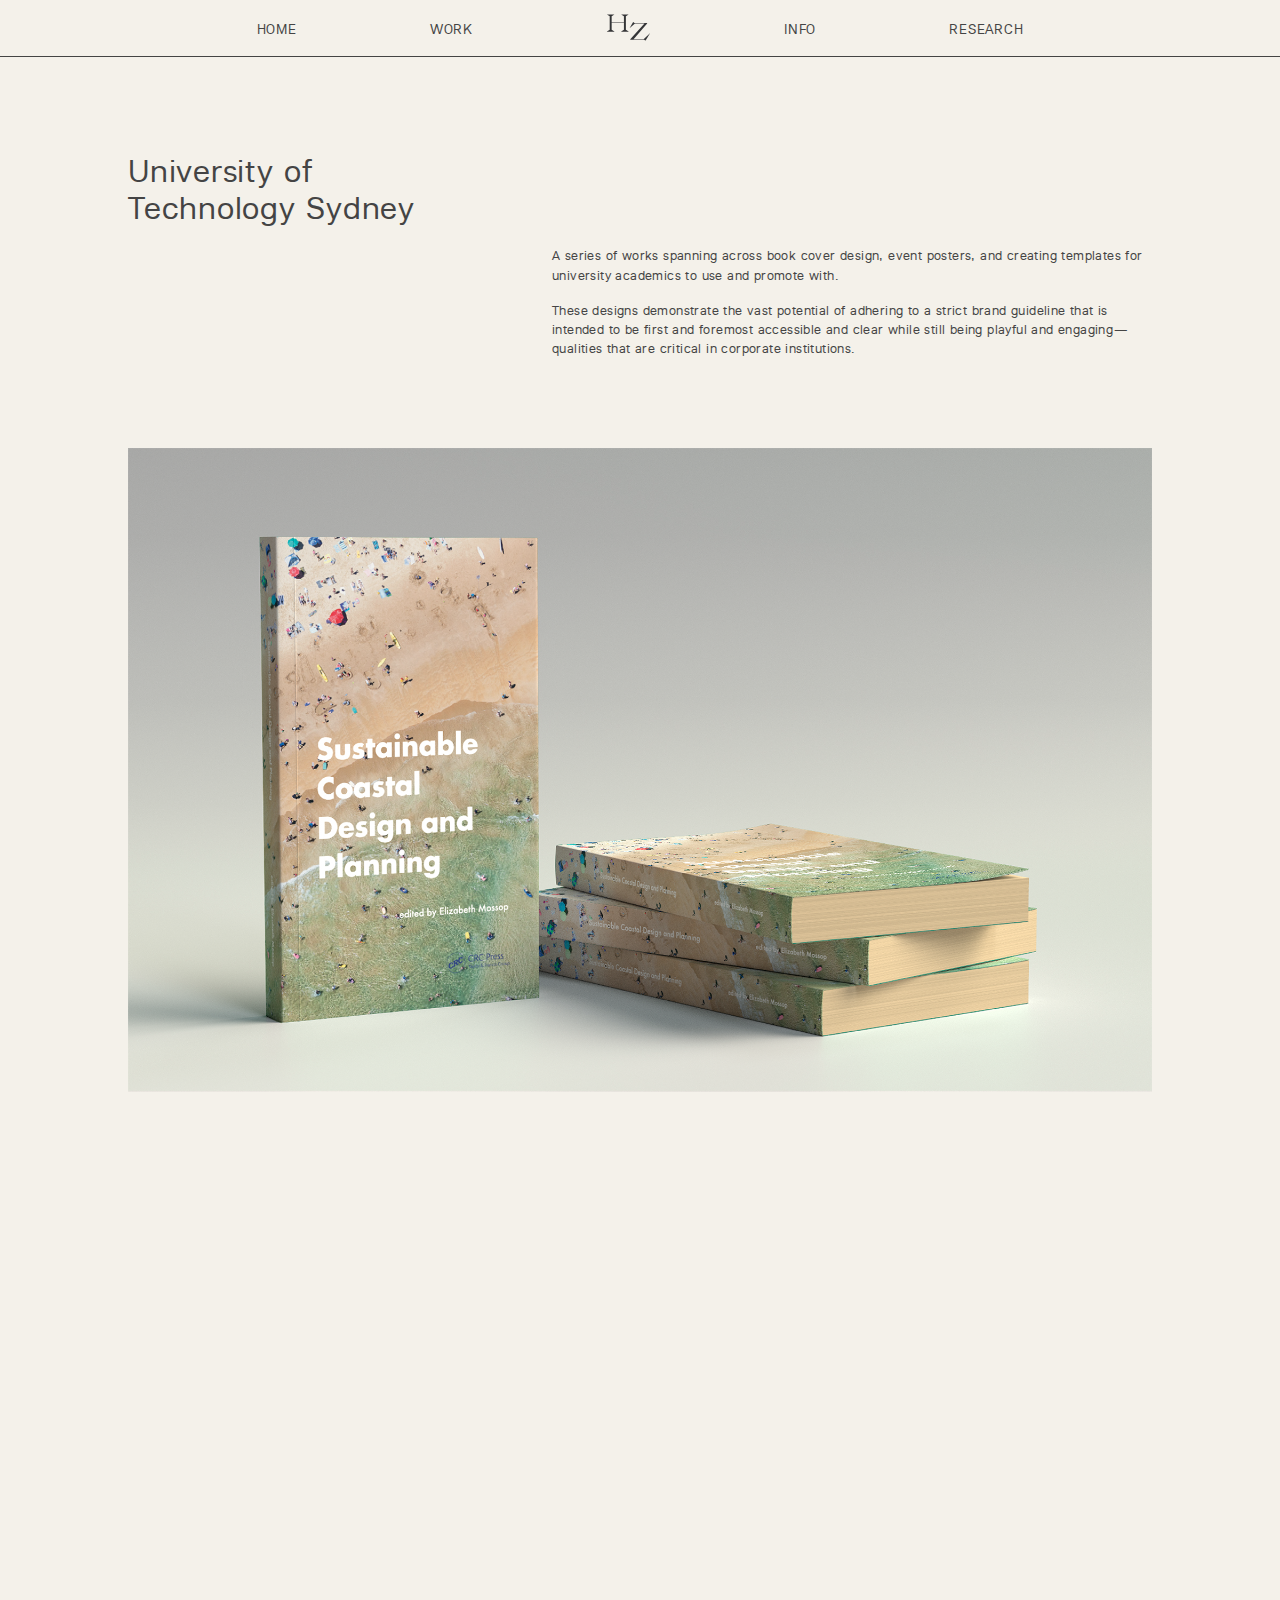
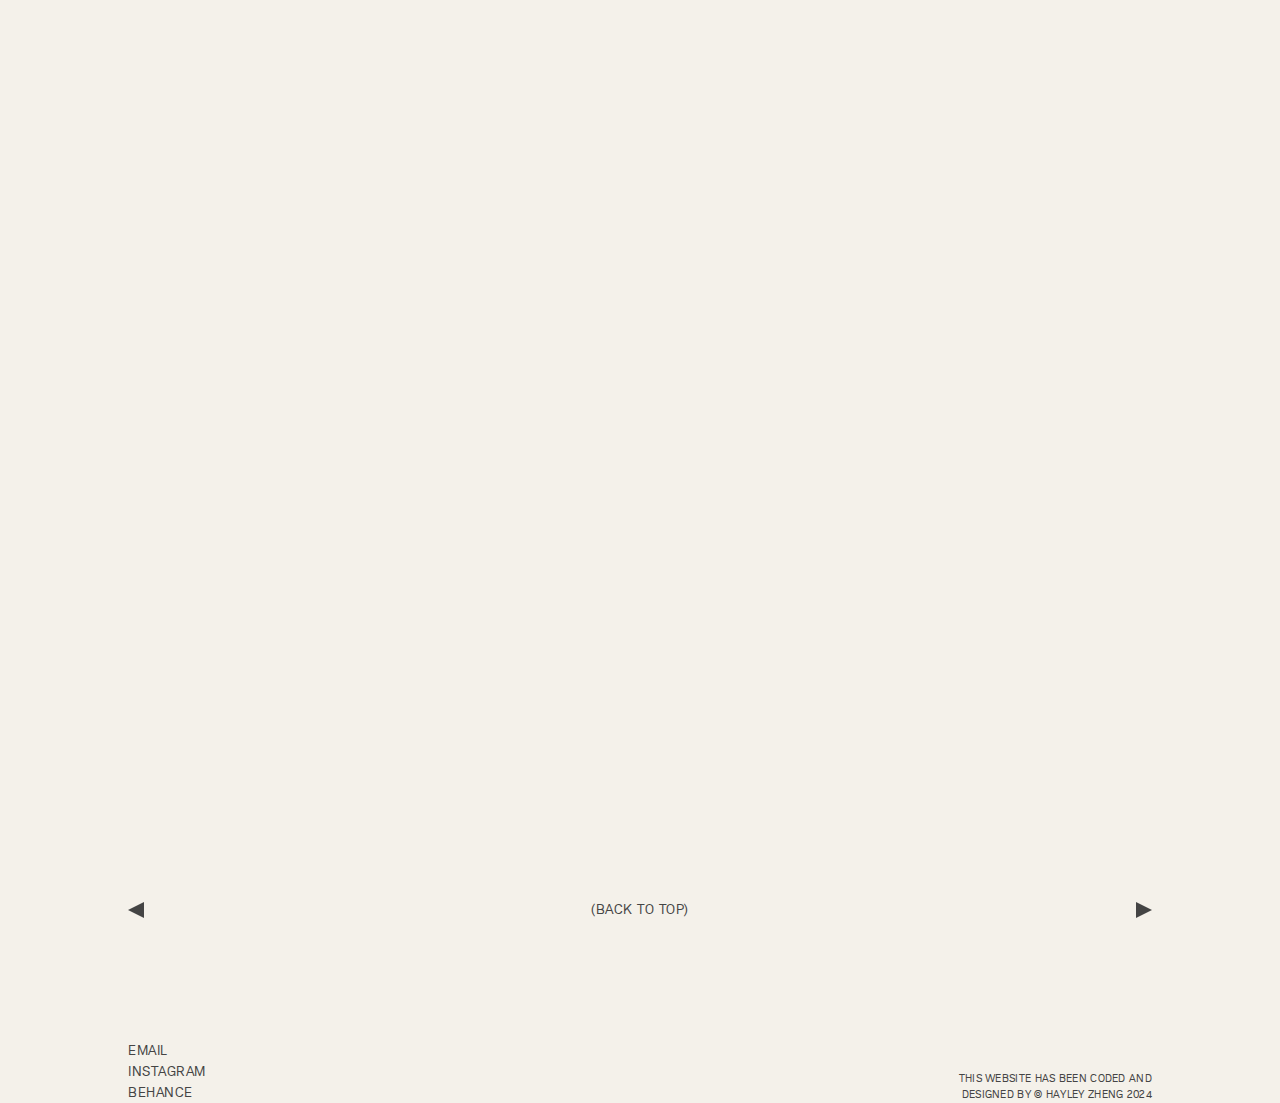
<file: work-08.html>
<!doctype html>

<html>

<head>
    <meta charset="utf-8">
    <meta name="description" content="Hayley Zheng Portfolio">
    <meta name="viewport" content="width=device-width, initial-scale=1.0, shrink-to-fit=no">
    <title>Hayley Zheng</title>
    <!--        link to css-->
    <link href="work-08.css" rel="stylesheet">
    <link href="https://unpkg.com/aos@2.3.1/dist/aos.css" rel="stylesheet">

    <!--   SCRIPTS  -->
    <!--    <script src="p5/p5.min.js"></script>-->
    <!--     load p5js sketches here-->
    <!--    <script src="index-sketch.js"></script>-->

    <!--    <script src="work-01.js"></script>-->
</head>





<body>
    <div class="menu-container">
        <div class="menu">
            <div class="home"><a href="index.html">HOME</a></div>
            <div class="work"><a href="work.html">WORK</a></div>
            <div class="logo"><img src="assets/imgs/logo.svg" alt="logo" width="45px"></div>
            <div class="info"><a href="info.html">INFO</a></div>
            <div class="research"><a href="research.html">RESEARCH</a></div>
        </div>
    </div>

    <div id="wrapper-container">
        <div id="wrapper">



            <div class="intro-container">
                <div class="heading-container">
                    <h1>University of Technology Sydney</h1>
                </div>

                <div class="text-flex">
                    <div class="flex-col-01">
                        <h2></h2>
                    </div>


                    <div class="flex-col-02">
                        <div class="desc">
                            <p class="first-p">A series of works spanning across book cover design, event posters, and creating templates for university academics to use and promote with.</p>
                            <p>These designs demonstrate the vast potential of adhering to a strict brand guideline that is intended to be first and foremost accessible and clear while still being playful and engaging&mdash;qualities that are critical in corporate institutions.</p>
                        </div>
                    </div>
                </div>
                <!--                </div>-->

            </div>


            <div data-aos="fade-up" data-aos-easing="ease-in-out" data-aos-offset="50" data-aos-delay="40" data-aos-duration="900">
                <figure class="hero">
                    <img src="assets/imgs/work/08-uts/elizabeth_book-cover.png" alt="book-hero-image">
                </figure>
            </div>



            <!--                </div>-->



            <div class="work-gallery">

                <div data-aos="fade-up" data-aos-easing="ease-in-out" data-aos-offset="50" data-aos-delay="40" data-aos-duration="900">
                    <div class="flex-img-cont">

                        <figure id="img-01">
                            <img src="assets/imgs/work/08-uts/UTS_PosterSet_1.gif" alt="uts-poster-set-gif">
                        </figure>


                        <figure id="img-02">
                            <img src="assets/imgs/work/08-uts/Ezrena_Poster.png" alt="uts-event-poster">
                        </figure>

                    </div>
                </div>

                <div data-aos="fade-up" data-aos-easing="ease-in-out" data-aos-offset="50" data-aos-delay="40" data-aos-duration="900">
                    <figure id="img-03">
                        <img src="assets/imgs/work/08-uts/brochure_set.png" alt="uts-brochure-set">
                    </figure>
                </div>
                

<!-- Additional Images
                <div data-aos="fade-up" data-aos-easing="ease-in-out" data-aos-offset="50" data-aos-delay="40" data-aos-duration="900">
                    <figure id="img-03">
                        <img src="assets/imgs/work/02-acmi/04-p-acmi.png" alt="03-acmi">
                    </figure>
                </div>

                <div data-aos="fade-up" data-aos-easing="ease-in-out" data-aos-offset="50" data-aos-delay="40" data-aos-duration="900">
                    <figure id="img-04">
                        <img src="assets/imgs/work/02-acmi/05-p-acmi.png" alt="04-acmi">
                    </figure>
                </div>
-->




            </div>


            <div class="work-nav">
                <a href="work-07.html">
                    <div class="prev-button"></div>
                </a>
                <h3><a href="#wrapper-container">&#40;BACK TO TOP&#41;</a></h3>
                <a href="work-07.html">
                    <div class="next-button"></div>
                </a>
            </div>

        </div>
    </div>

    <footer>
        <div class="contact-footer">
            <h3><a href="mailto:hayleyyzheng@gmail.com">EMAIL</a></h3>
            <h3><a href="https://www.instagram.com/hay.z_/">INSTAGRAM</a></h3>
            <h3><a href="https://www.behance.net/hayleyzheng">BEHANCE</a></h3>
        </div>

        <h4>THIS WEBSITE HAS BEEN CODED AND DESIGNED BY &copy; HAYLEY ZHENG 2024</h4>
    </footer>


    <script src="https://unpkg.com/aos@next/dist/aos.js"></script>
    <script>
        AOS.init();

    </script>

    <!--    <script src="distort.js"></script>-->


</body>

</html>
</file>
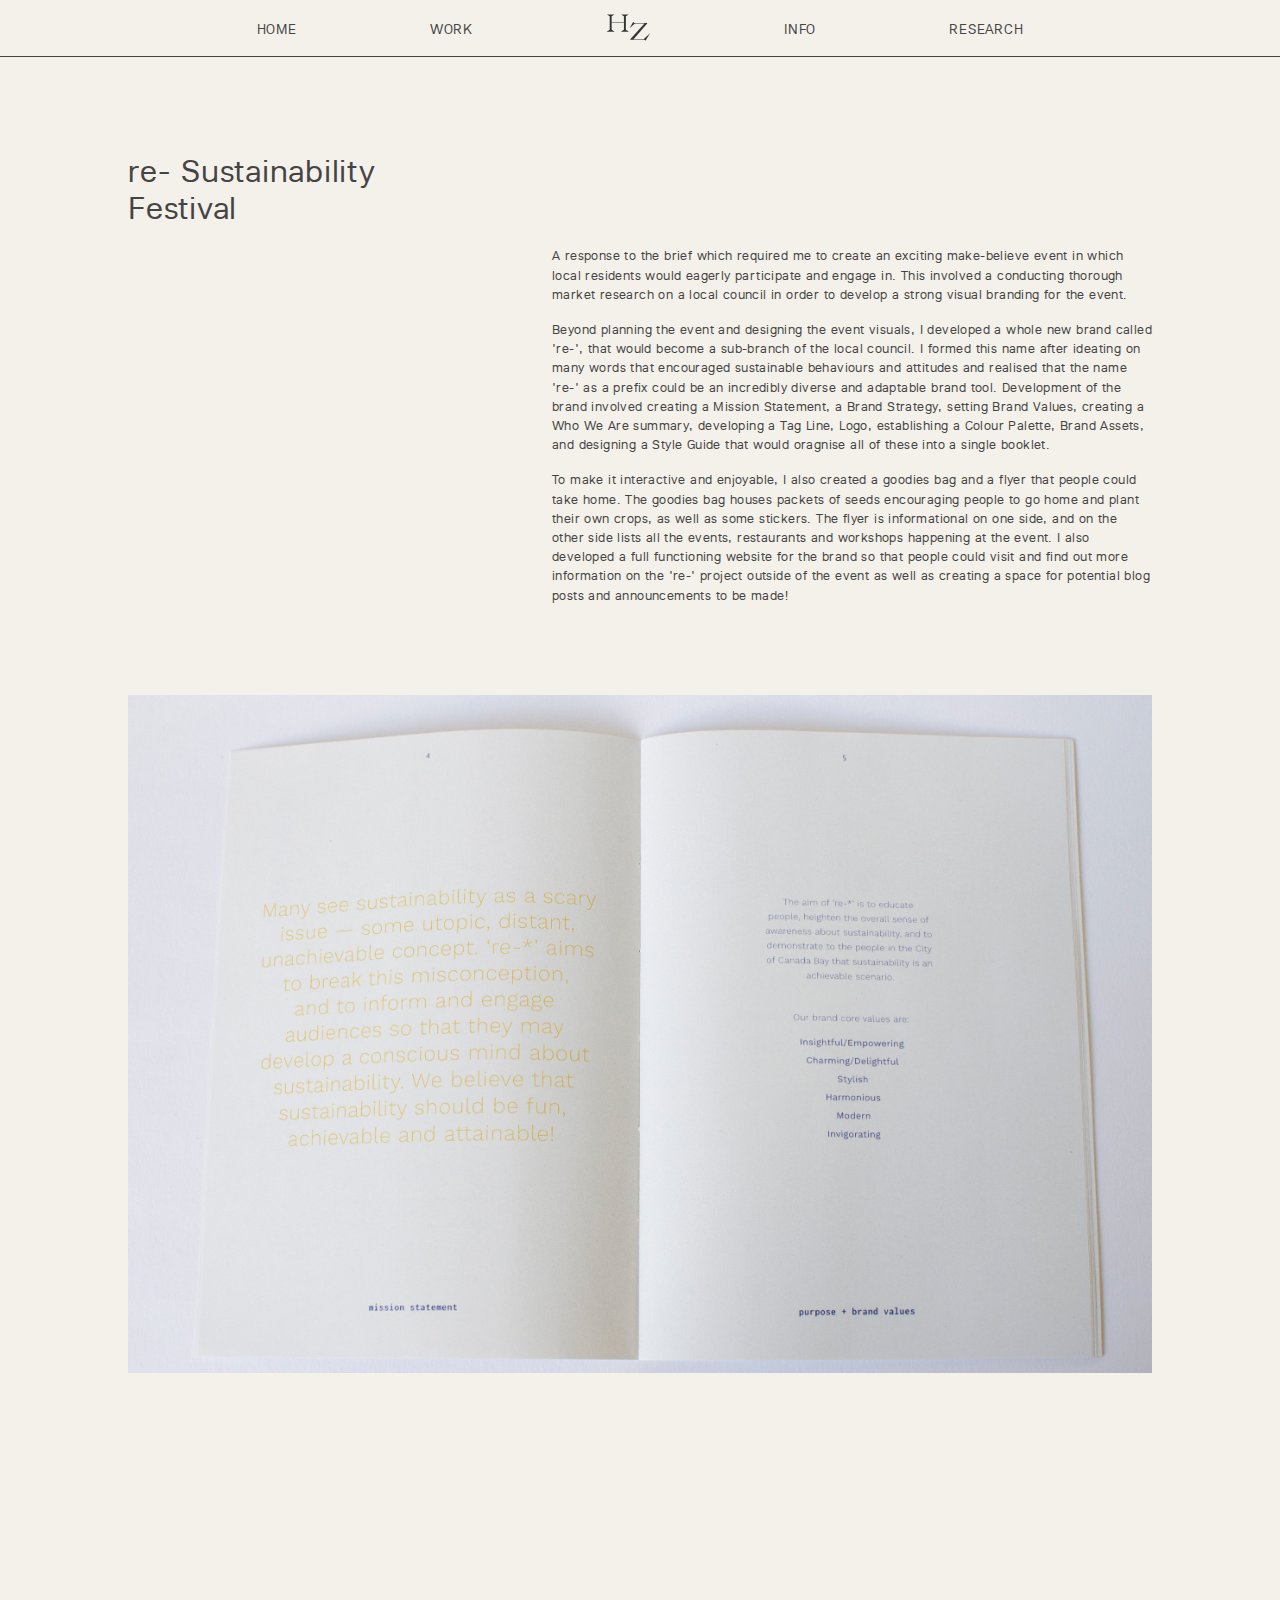
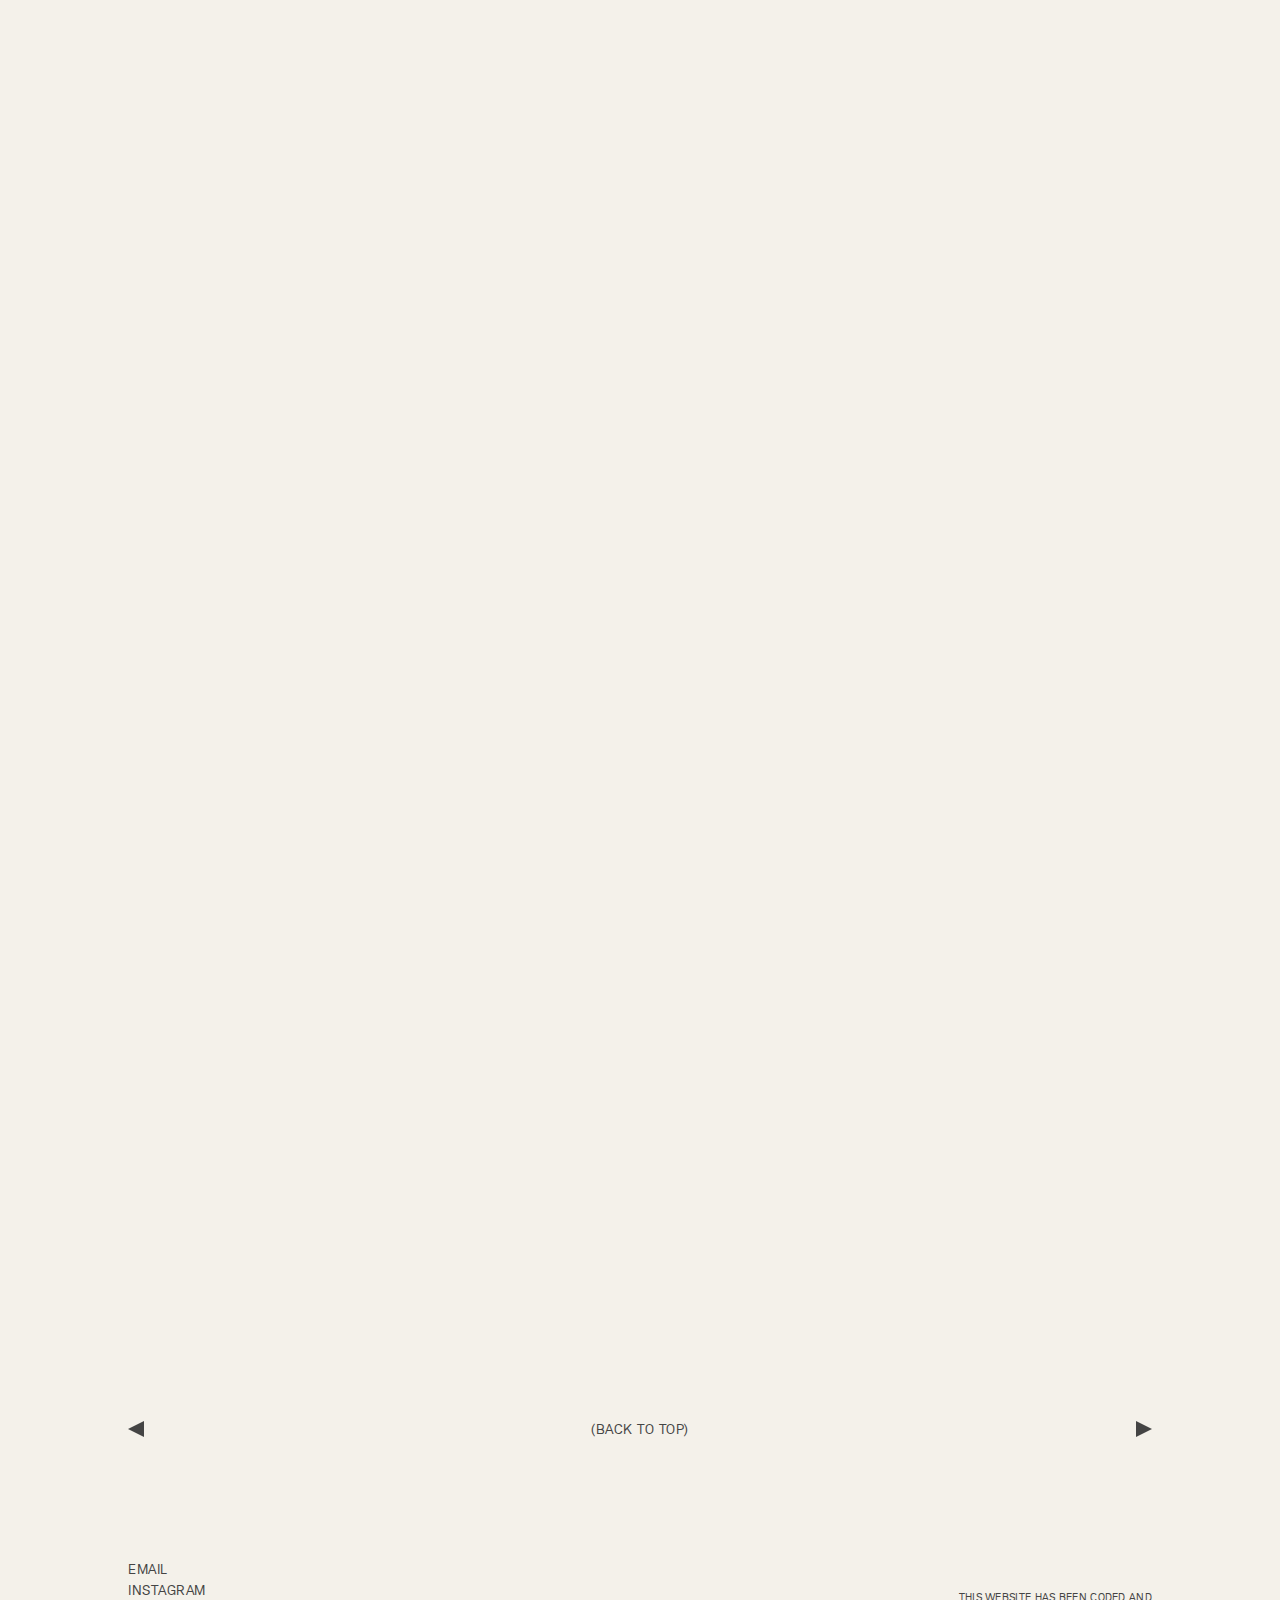
<file: work-09.html>
<!doctype html>

<html>

<head>
    <meta charset="utf-8">
    <meta name="description" content="Hayley Zheng Portfolio">
    <meta name="viewport" content="width=device-width, initial-scale=1.0, shrink-to-fit=no">
    <title>Hayley Zheng</title>
    <!--        link to css-->
    <link href="work-09.css" rel="stylesheet">
    <link href="https://unpkg.com/aos@2.3.1/dist/aos.css" rel="stylesheet">

    <!--   SCRIPTS  -->
    <!--    <script src="p5/p5.min.js"></script>-->
    <!--     load p5js sketches here-->
    <!--    <script src="index-sketch.js"></script>-->

    <!--    <script src="work-01.js"></script>-->
</head>





<body>
    <div class="menu-container">
        <div class="menu">
            <div class="home"><a href="index.html">HOME</a></div>
            <div class="work"><a href="work.html">WORK</a></div>
            <div class="logo"><img src="assets/imgs/logo.svg" alt="logo" width="45px"></div>
            <div class="info"><a href="info.html">INFO</a></div>
            <div class="research"><a href="research.html">RESEARCH</a></div>
        </div>
    </div>

    <div id="wrapper-container">
        <div id="wrapper">



            <div class="intro-container">
                <div class="heading-container">
                    <h1>re- Sustainability Festival</h1>
                </div>

                <div class="text-flex">
                    <div class="flex-col-01">
                        <h2></h2>
                    </div>


                    <div class="flex-col-02">
                        <div class="desc">
                            <p class="first-p">A response to the brief which required me to create an exciting make-believe event in which local residents would eagerly participate and engage in. This involved a conducting thorough market research on a local council in order to develop a strong visual branding for the event.</p>
                            <p>Beyond planning the event and designing the event visuals, I developed a whole new brand called 're-', that would become a sub-branch of the local council. I formed this name after ideating on many words that encouraged sustainable behaviours and attitudes and realised that the name 're-' as a prefix could be an incredibly diverse and adaptable brand tool. Development of the brand involved creating a Mission Statement, a Brand Strategy, setting Brand Values, creating a Who We Are summary, developing a Tag Line, Logo, establishing a Colour Palette, Brand Assets, and designing a Style Guide that would oragnise all of these into a single booklet.</p>
                            <p>To make it interactive and enjoyable, I also created a goodies bag and a flyer that people could take home. The goodies bag houses packets of seeds encouraging people to go home and plant their own crops, as well as some stickers. The flyer is informational on one side, and on the other side lists all the events, restaurants and workshops happening at the event. I also developed a full functioning website for the brand so that people could visit and find out more information on the 're-' project outside of the event as well as creating a space for potential blog posts and announcements to be made!</p>
                        </div>
                    </div>
                </div>
                <!--                </div>-->

            </div>


            <div data-aos="fade-up" data-aos-easing="ease-in-out" data-aos-offset="50" data-aos-delay="40" data-aos-duration="900">
                <figure class="hero">
                    <img src="assets/imgs/work/09-re/re-styleguide-mission.jpg" alt="re-hero-image">
                </figure>
            </div>



            <!--                </div>-->



            <div class="work-gallery">

                <div data-aos="fade-up" data-aos-easing="ease-in-out" data-aos-offset="50" data-aos-delay="40" data-aos-duration="900">
                    <div class="flex-img-cont">

                        <figure id="img-01">
                            <img src="assets/imgs/work/09-re/poster-mockup.jpg" alt="re-poster-mockup">
                        </figure>


                        <figure id="img-02">
                            <img src="assets/imgs/work/09-re/re-flyer-img.jpg" alt="re-flyer">
                        </figure>

                    </div>
                </div>

                <div data-aos="fade-up" data-aos-easing="ease-in-out" data-aos-offset="50" data-aos-delay="40" data-aos-duration="900">
                    <figure id="img-03">
                        <img src="assets/imgs/work/09-re/re-goodiesbag-open.jpg" alt="uts-brochure-set">
                    </figure>
                </div>
                
                
                <div data-aos="fade-up" data-aos-easing="ease-in-out" data-aos-offset="50" data-aos-delay="40" data-aos-duration="900">
                    <figure id="img-04">
                        <img src="assets/imgs/work/09-re/re-goodiesbag-seeds.jpg" alt="uts-brochure-set">
                    </figure>
                </div>
                
                
                <div data-aos="fade-up" data-aos-easing="ease-in-out" data-aos-offset="50" data-aos-delay="40" data-aos-duration="900">
                    <figure id="img-05">
                        <img src="assets/imgs/work/09-re/re-web.jpg" alt="uts-brochure-set">
                    </figure>
                </div>
                

<!-- Additional Images
                <div data-aos="fade-up" data-aos-easing="ease-in-out" data-aos-offset="50" data-aos-delay="40" data-aos-duration="900">
                    <figure id="img-03">
                        <img src="assets/imgs/work/02-acmi/04-p-acmi.png" alt="03-acmi">
                    </figure>
                </div>

                <div data-aos="fade-up" data-aos-easing="ease-in-out" data-aos-offset="50" data-aos-delay="40" data-aos-duration="900">
                    <figure id="img-04">
                        <img src="assets/imgs/work/02-acmi/05-p-acmi.png" alt="04-acmi">
                    </figure>
                </div>
-->




            </div>


            <div class="work-nav">
                <a href="work-07.html">
                    <div class="prev-button"></div>
                </a>
                <h3><a href="#wrapper-container">&#40;BACK TO TOP&#41;</a></h3>
                <a href="work-07.html">
                    <div class="next-button"></div>
                </a>
            </div>

        </div>
    </div>

    <footer>
        <div class="contact-footer">
            <h3><a href="mailto:hayleyyzheng@gmail.com">EMAIL</a></h3>
            <h3><a href="https://www.instagram.com/hay.z_/">INSTAGRAM</a></h3>
            <h3><a href="https://www.behance.net/hayleyzheng">BEHANCE</a></h3>
        </div>

        <h4>THIS WEBSITE HAS BEEN CODED AND DESIGNED BY &copy; HAYLEY ZHENG 2024</h4>
    </footer>


    <script src="https://unpkg.com/aos@next/dist/aos.js"></script>
    <script>
        AOS.init();

    </script>

    <!--    <script src="distort.js"></script>-->


</body>

</html>
</file>
<file: info.css>
/*
Colour Palette:

Black Type: #444


Light Orange: #d4b28e
Light Pale Olive: #a6aa9d
Light Pale Pink: #dccdc0

*/


/*Upload fonts here*/

@font-face {
    font-family: "Messapia-Regular";
    src: url("assets/fonts/Messapia-Regular.otf");
}

@font-face {
    font-family: "Happy-Times-Italic";
    src: url("assets/fonts/Happy-Times-Italic.otf");
}


@font-face {
    font-family: "Lunchtype-Regular-22";
    src: url("assets/fonts/Lunchtype-Regular-22.ttf");
}



/*Global Reset*/
* {
    padding: 0;
    margin: 0;

}

/*Fix up for older browsers to draw the new semantic elements*/

header,
nav,
main,
aside,
article,
section,
footer,
figure,
figcaption {
    display: block;
}

html {

    background-color: #f4f1ea;
    font-size: 100%;
}

body {}

::-moz-selection {
    background: #a6aa9d;
    color: #fff;
}

::-webkit-selection {
    background: #a6aa9d;
    color: #fff;
}

::selection {
    background: #a6aa9d;
    color: #fff;
}

#wrapper {
    max-width: 960px;
    width: 80%;
    margin: 0 auto;
    padding: 130px 0 0 0;
}


/*navbar*/

.menu-container {
    color: #444;
    background-color: #f4f1ea;
    padding: 5px 0 3px 0;
    display: flex;
    justify-content: center;
    border-bottom: 0.5px solid #444;
    position: fixed;
    top: 0;
    width: 100%;
}

.menu {
    font-family: "Lunchtype-Regular-22", sans-serif;
    font-size: 0.85rem;
    letter-spacing: 0.75px;
    font-weight: 100;
    /*    border: 1px solid red;*/
    width: 900px;
    display: flex;
    justify-content: space-around;
    align-items: center;
}

.menu a:hover {
/*    text-decoration: line-through;*/
        
/*
    -webkit-transition: color 0.3s ease-in-out;
    -moz-transition: color 0.3s ease-in-out;
    transition: color 0.3s ease-in-out;
*/
    
}

/*type styling*/

h1 {
    color: #444;
    font-family: "Lunchtype-Regular-22", sans-serif;
    font-size: 1.5rem;
    letter-spacing: 0.75px;
    font-weight: 100;
    margin-bottom: 20px;
}

h2 {
    color: #444;
    font-family: "Happy-Times-Italic", serif;
    font-size: 0.9rem;
    font-weight: 100;
    margin-bottom: 7px;
}

p {
    color: #444;
    font-family: "Lunchtype-Regular-22", sans-serif;
    font-size: 0.8rem;
    letter-spacing: 0.4px;
    font-weight: 100;
    line-height: 1.2rem;
}

.p-space {
    margin-bottom: 20px;
}

a {
    text-decoration: none;
    color: #444;
}

a:hover {
/*    color: #b59784;*/
/*    color: #8d6054;*/
/*    color: #b2ada2;*/
/*    color: #a69c87;*/
/*    color: #adb2a2;*/
    
    color: #a6aa9d;
    
    -webkit-transition: color 0.3s ease-in-out;
    -moz-transition: color 0.3s ease-in-out;
    transition: color 0.3s ease-in-out;
}

/*container styling*/

.section-space {
    margin-bottom: 30px;
}

.col-01 {
    float: left;
    max-width: 400px;
    display: inline-block;
    margin-right: 90px;
}

.col-02 {
    display: inline-block;
}


#education {
      margin-bottom: 50px;
}


#footer {
    font-size: 0.68rem;
    max-width: 260px;
    line-height: 1.1rem;
    padding-top: 20px;
    padding-bottom: 30px;
}







/*MEDIA QUERIES*/


/*Smartphones*/


@media only screen and (min-width: 320px) and (max-width: 480px) {


    #wrapper {
        padding-top: 100px;
        padding-bottom: 50px;
    }

    .menu {
        font-family: "Lunchtype-Regular-22", sans-serif;
        font-size: 0.75rem;
        letter-spacing: 0.75px;
        font-weight: 100;
        /*    border: 1px solid red;*/
        width: 900px;
        display: flex;
        justify-content: space-around;
        align-items: center;
    }


    .row-01 {
        display: inline-block;
        margin-bottom: 40px;

    }

    
    .col-01 {
    float: left;
    max-width: 100%;
    display: inline-block;
}
    


}
</file>
<file: work-style.css>
/*
Colour Palette:

Black Type: #444


Light Orange: #d4b28e
Light Pale Olive: #a6aa9d
Light Pale Pink: #dccdc0

*/


/*Upload fonts here*/

@font-face {
    font-family: "Messapia-Regular";
    src: url("assets/fonts/Messapia-Regular.otf");
}

@font-face {
    font-family: "Happy-Times-Italic";
    src: url("assets/fonts/Happy-Times-Italic.otf");
}


@font-face {
    font-family: "Lunchtype-Regular-22";
    src: url("assets/fonts/Lunchtype-Regular-22.ttf");
}



/*Global Reset*/
* {
    padding: 0;
    margin: 0;

}

/*Fix up for older browsers to draw the new semantic elements*/

header,
nav,
main,
aside,
article,
section,
footer,
figure,
figcaption {
    display: block;
}

html {
    height: 100%;
    background-color: #f4f1ea;
    font-size: 100%;
}


body {}

::-moz-selection {
    background: #a6aa9d;
    color: #fff;
}

::-webkit-selection {
    background: #a6aa9d;
    color: #fff;
}

::selection {
    background: #a6aa9d;
    color: #fff;
}



#wrapper {
    max-width: 960px;
    width: 80%;
    margin: 0 auto;
    padding: 130px 0 0 0;
    

}



footer {
    margin-bottom: 150px;
}



/*navbar*/

.menu-container {
    color: #444;
    background-color: #f4f1ea;
    padding: 5px 0 3px 0;
    display: flex;
    justify-content: center;
    border-bottom: 0.5px solid #444;
    position: fixed;
    top: 0;
    width: 100%;
    z-index: 1;
}

.menu {
    font-family: "Lunchtype-Regular-22", sans-serif;
    font-size: 0.85rem;
    letter-spacing: 0.75px;
    font-weight: 100;
    /*    border: 1px solid red;*/
    width: 900px;
    display: flex;
    justify-content: space-around;
    align-items: center;
}

.menu a:hover {
    /*    text-decoration: line-through;*/

    /*
    -webkit-transition: color 0.3s ease-in-out;
    -moz-transition: color 0.3s ease-in-out;
    transition: color 0.3s ease-in-out;
*/

}

/*type styling*/

h1 {
    color: #444;
    font-family: "Lunchtype-Regular-22", sans-serif;
    font-size: 1.5rem;
    letter-spacing: 0.75px;
    font-weight: 100;
    margin-bottom: 30px;
}

h2 {
    color: #444;
    font-family: "Happy-Times-Italic", serif;
    font-size: 0.85rem;
    font-weight: 100;
    line-height: 1.3rem;
    margin-bottom: 30px;
}

.number {
    color: #444;
    font-family: "Happy-Times-Italic", serif;
    font-size: 0.75rem;
    font-weight: 100;
}

h3 {
    padding-left: 3rem;
    text-indent: -3rem;
    color: #444;
    font-family: "Lunchtype-Regular-22", sans-serif;
    font-size: 0.8rem;
    letter-spacing: 0.4px;
    font-weight: 100;
    line-height: 1rem;
    margin-bottom: 3px;
}

h4 {
    text-align: center;
    color: #fff;
    font-family: "Lunchtype-Regular-22", sans-serif;
    font-size: 0.85rem;
    text-decoration: underline;

    /*    font-family: "Happy-Times-Italic", serif;
    font-size: 0.75rem;*/
    font-weight: 100;
    letter-spacing: 0.6px;

}

h5 {
    color: #444;
    font-family: "Lunchtype-Regular-22", sans-serif;
    margin-left: 20px;
    font-size: 0.9rem;
    letter-spacing: 0.02rem;
    font-weight: 100;
}


p {
    color: #444;
    font-family: "Lunchtype-Regular-22", sans-serif;
    font-size: 0.8rem;
    letter-spacing: 0.4px;
    font-weight: 100;
    line-height: 1.2rem;
    margin-bottom: 1rem;
}

.p-space {
    margin-bottom: 20px;
}

a {
    text-decoration: none;
    color: #444;
}


a:hover {
    /*    color: #b59784;*/
    /*    color: #8d6054;*/
    /*    color: #b2ada2;*/
    /*    color: #a69c87;*/
    /*    color: #adb2a2;*/

    color: #a6aa9d;

    -webkit-transition: color 0.3s ease-in-out;
    -moz-transition: color 0.3s ease-in-out;
    transition: color 0.3s ease-in-out;
}


.num-space {
    margin-right: 15px;
}


.italics {
    font-family: "Happy-Times-Italic", serif;
    font-size: 0.8rem;
    font-weight: 100;
    letter-spacing: 0.001rem;
}



/*image styling*/


figure img {
    height: 50vh;
}


/*container styling*/

.index-container {
    max-width: 600px;

}

.index {
    margin-right: 30px;

}

.row-01 {
    float: right;
    margin-bottom: 40px;

}



.text-container {
    max-width: 380px;
}





/*column styling*/

.col-flex {
    margin: 0 auto;
    max-width: 960px;
    
    
}

.col-01 {


}

.col-02 {
    
    position: absolute;
  
    overflow-y: auto;
    overflow-x: hidden;
    transform: rotate(-90deg) translateY(-100px);
    transform-origin: top right;
    margin-top: -50vh;
}

.gallery {
 
    max-height: 100vw;
    width: 360px;
    overflow-y: auto;
    overflow-x: hidden;
}

.gallery figure {
    transform: rotate(90deg);
    margin-top: 30vh;
}


.gallery::-webkit-scrollbar {
    display: none;
}
</file>
<file: research.css>
/*
Colour Palette:

Black Type: #444


Light Orange: #d4b28e
Light Pale Olive: #a6aa9d
Light Pale Pink: #dccdc0

*/


/*Upload fonts here*/

@font-face {
    font-family: "Messapia-Regular";
    src: url("assets/fonts/Messapia-Regular.otf");
}

@font-face {
    font-family: "Happy-Times-Italic";
    src: url("assets/fonts/Happy-Times-Italic.otf");
}


@font-face {
    font-family: "Lunchtype-Regular-22";
    src: url("assets/fonts/Lunchtype-Regular-22.ttf");
}



/*Global Reset*/
* {
    padding: 0;
    margin: 0;

}

/*Fix up for older browsers to draw the new semantic elements*/

header,
nav,
main,
aside,
article,
section,
footer,
figure,
figcaption {
    display: block;
}

html {
    height: 100%;
    background-color: #f4f1ea;
    font-size: 100%;
}


body {}

::-moz-selection {
    background: #a6aa9d;
    color: #fff;
}

::-webkit-selection {
    background: #a6aa9d;
    color: #fff;
}

::selection {
    background: #a6aa9d;
    color: #fff;
}



#wrapper {
    max-width: 1200px;
    width: 80%;
    margin: 0 auto;
    padding-top: 50px;


}


footer {
    max-width: 1200px;
    width: 80%;
    margin: 0 auto 100px auto;
    padding: 20px 0 0px 0;


    display: flex;
    justify-content: space-between;
    align-items: flex-end;

}

.work-nav {
    display: flex;
    justify-content: space-between;
    align-items: center;
    margin-top: 50px;
    margin-bottom: 100px;
}

.prev-button {
    width: 0;
    height: 0;

    border-top: 8px solid transparent;
    border-right: 16px solid #444;
    border-bottom: 8px solid transparent;
}

.prev-button:hover {

    border-right: 16px solid #a6aa9d;


    -webkit-transition: border-right 0.3s ease-in-out;
    -moz-transition: border-right 0.3s ease-in-out;
    transition: border-right 0.3s ease-in-out;
}

.next-button {
    width: 0;
    height: 0;

    border-top: 8px solid transparent;
    border-left: 16px solid #444;
    border-bottom: 8px solid transparent;
}

.next-button:hover {

    border-left: 16px solid #a6aa9d;


    -webkit-transition: border-left 0.3s ease-in-out;
    -moz-transition: border-left 0.3s ease-in-out;
    transition: border-left 0.3s ease-in-out;
}


/*navbar*/

.menu-container {
    color: #444;
    background-color: #f4f1ea;
    padding: 5px 0 3px 0;
    display: flex;
    justify-content: center;
    border-bottom: 0.5px solid #444;
    position: fixed;
    top: 0;
    width: 100%;
    z-index: 1;
}

.menu {
    font-family: "Lunchtype-Regular-22", sans-serif;
    font-size: 0.85rem;
    letter-spacing: 0.75px;
    font-weight: 100;
    /*    border: 1px solid red;*/
    width: 900px;
    display: flex;
    justify-content: space-around;
    align-items: center;
}

.menu a:hover {
    /*    text-decoration: line-through;*/

    /*
    -webkit-transition: color 0.3s ease-in-out;
    -moz-transition: color 0.3s ease-in-out;
    transition: color 0.3s ease-in-out;
*/

}

/*type styling*/

h1 {
    color: #444;
    font-family: "Lunchtype-Regular-22", sans-serif;
    font-size: 2rem;
    letter-spacing: 0.75px;
    font-weight: 100;
    margin-bottom: 20px;

}


h2 {
    max-width: 300px;

    color: #444;
    font-family: "Happy-Times-Italic", serif;
    font-size: 0.85rem;
    font-weight: 100;
    line-height: 1.3rem;
}

h3 {
    max-width: 290px;

    color: #444;
    font-family: "Lunchtype-Regular-22", sans-serif;
    font-size: 0.85rem;
    letter-spacing: 0.5px;
    font-weight: 100;
    line-height: 1.3rem;

}

.text h3 {
    text-decoration: underline;
    margin-bottom: 1.5rem;
}

.text h5 {
    text-decoration: underline;
    margin-bottom: 0.5rem;
}

h4 {
    max-width: 20%;

    color: #444;
    font-family: "Lunchtype-Regular-22", sans-serif;
    font-size: 0.68rem;
    letter-spacing: 0.3px;
    font-weight: 100;
    line-height: 1rem;

    text-align: right;
}

h5 {
    color: #444;
    font-family: "Lunchtype-Regular-22", sans-serif;
    font-size: 0.85rem;
    letter-spacing: 0.5px;
    font-weight: 100;
    line-height: 1.3rem;
}

p {
    color: #444;
    font-family: "Lunchtype-Regular-22", sans-serif;
    font-size: 0.8rem;
    letter-spacing: 0.4px;
    font-weight: 100;
    line-height: 1.2rem;
    margin-bottom: 1rem;
}



.p-space {
    margin-bottom: 20px;
}

a {
    text-decoration: none;
    color: #444;
}


.last-p {
    margin-bottom: 35px;
}

a:hover {
    /*    color: #b59784;*/
    /*    color: #8d6054;*/
    /*    color: #b2ada2;*/
    /*    color: #a69c87;*/
    /*    color: #adb2a2;*/

    color: #a6aa9d;

    -webkit-transition: color 0.3s ease-in-out;
    -moz-transition: color 0.3s ease-in-out;
    transition: color 0.3s ease-in-out;
}



.italics {
    font-family: "Happy-Times-Italic", serif;
    font-size: 0.8rem;
    font-weight: 100;
    letter-spacing: 0.001rem;
}

.key {
    margin-bottom: 0;
}

/*image styling*/




/*container styling*/


.intro-container {

    margin-top: 10%;
}

.heading-container {
    max-width: 350px;
}

.text-flex {
    display: flex;
    justify-content: space-between;
    flex-wrap: wrap;
}

.flex-col-01 {
    max-width: 400px;

    margin-bottom: 8%;
}

.flex-col-02 {
    max-width: 600px;
}

.desc {}

.sec {
    margin-bottom: 70px;
}


.text {
    max-width: 900px;
    margin: 0 auto 200px auto;

}


#key-flex {
    display: flex;
}

#key-flex-01 {
    margin-right: 30px;
}

/*column styling*/



.hero img {
    width: 100%;
    margin-bottom: 4vw;
}

.gallery {

    max-height: 100vw;
    width: 360px;
    overflow-y: auto;
    overflow-x: hidden;
}

.gallery figure {
    transform: rotate(90deg);
    margin-top: 30vh;
}


.gallery::-webkit-scrollbar {
    display: none;
}


.work-gallery {
    margin: 0 auto;
    text-align: center;
}





/*image styling unique*/

.work-gallery img {
    width: 100%;
    margin-bottom: 4vw;


}


.flex-img-cont {
    display: flex;
    justify-content: space-between;
    flex-wrap: wrap;
}












/*MEDIA QUERIES*/


/*Smartphones*/


@media only screen and (min-width: 320px) and (max-width: 480px) {

    #wrapper {
        padding-top: 80px;
    }

    h1 {
        color: #444;
        font-family: "Lunchtype-Regular-22", sans-serif;
        font-size: 1.5rem;
        letter-spacing: 0.75px;
        font-weight: 100;
        margin-bottom: 20px;

        max-width: 40%;
    }

    h2 {
        max-width: 290px;

        color: #444;
        font-family: "Happy-Times-Italic", serif;
        font-size: 0.75rem;
        font-weight: 100;
        line-height: 1.1rem;
    }

    .menu {
        font-family: "Lunchtype-Regular-22", sans-serif;
        font-size: 0.75rem;
        letter-spacing: 0.75px;
        font-weight: 100;
        /*    border: 1px solid red;*/
        width: 900px;
        display: flex;
        justify-content: space-around;
        align-items: center;
    }

    .intro-container {

        margin-top: 10%;
        margin-bottom: 30px;
    }

    h3 {
        max-width: 290px;

        color: #444;
        font-family: "Lunchtype-Regular-22", sans-serif;
        font-size: 0.7rem;
        letter-spacing: 0.5px;
        font-weight: 100;
        line-height: 1.3rem;
    }


    h4 {
        max-width: 40%;

        color: #444;
        font-family: "Lunchtype-Regular-22", sans-serif;
        font-size: 0.6rem;
        letter-spacing: 0.3px;
        font-weight: 100;
        line-height: 1rem;

        text-align: right;
    }

    .desc {

        margin-bottom: 40px;

    }

    .work-nav {
        display: flex;
        justify-content: space-between;
        align-items: center;
        margin-top: 60px;
        margin-bottom: 40px;
    }

    footer {
        padding-bottom: 50px;
    }






}
</file>
<file: work-01.css>
/*
Colour Palette:

Black Type: #444


Light Orange: #d4b28e
Light Pale Olive: #a6aa9d
Light Pale Pink: #dccdc0

*/


/*Upload fonts here*/

@font-face {
    font-family: "Messapia-Regular";
    src: url("assets/fonts/Messapia-Regular.otf");
}

@font-face {
    font-family: "Happy-Times-Italic";
    src: url("assets/fonts/Happy-Times-Italic.otf");
}


@font-face {
    font-family: "Lunchtype-Regular-22";
    src: url("assets/fonts/Lunchtype-Regular-22.ttf");
}



/*Global Reset*/
* {
    padding: 0;
    margin: 0;

}

/*Fix up for older browsers to draw the new semantic elements*/

header,
nav,
main,
aside,
article,
section,
footer,
figure,
figcaption {
    display: block;
}

html {
    height: 100%;
    background-color: #f4f1ea;
    font-size: 100%;
}


body {}

::-moz-selection {
    background: #a6aa9d;
    color: #fff;
}

::-webkit-selection {
    background: #a6aa9d;
    color: #fff;
}

::selection {
    background: #a6aa9d;
    color: #fff;
}



#wrapper {
    max-width: 1200px;
    width: 80%;
    margin: 0 auto;
    padding-top: 50px;

}


footer {
    max-width: 1200px;
    width: 80%;
    margin: 0 auto 100px auto;
    padding: 20px 0 0px 0;


    display: flex;
    justify-content: space-between;
    align-items: flex-end;

}

.work-nav {
    display: flex;
    justify-content: space-between;
    align-items: center;
    margin-top: 50px;
    margin-bottom: 100px;
}

/*
.prev-button {
    width: 0;
	height: 0;
   
	border-top: 8px solid transparent;
	border-right: 16px solid #444;
	border-bottom: 8px solid transparent;
}

.prev-button:hover {
    
    border-right: 16px solid #a6aa9d;


    -webkit-transition: border-right 0.3s ease-in-out;
    -moz-transition: border-right 0.3s ease-in-out;
    transition: border-right 0.3s ease-in-out;
}
*/

.next-button {
    width: 0;
    height: 0;

    border-top: 8px solid transparent;
    border-left: 16px solid #444;
    border-bottom: 8px solid transparent;
}

.next-button:hover {

    border-left: 16px solid #a6aa9d;


    -webkit-transition: border-left 0.3s ease-in-out;
    -moz-transition: border-left 0.3s ease-in-out;
    transition: border-left 0.3s ease-in-out;
}



/*
hr {
    border: none;
    color: #444;
    background-color: #444; 
    height: 1px;
}
*/



/*navbar*/

.menu-container {
    color: #444;
    background-color: #f4f1ea;
    padding: 5px 0 3px 0;
    display: flex;
    justify-content: center;
    border-bottom: 0.5px solid #444;
    position: fixed;
    top: 0;
    width: 100%;
    z-index: 1;
}

.menu {
    font-family: "Lunchtype-Regular-22", sans-serif;
    font-size: 0.85rem;
    letter-spacing: 0.75px;
    font-weight: 100;
    /*    border: 1px solid red;*/
    width: 900px;
    display: flex;
    justify-content: space-around;
    align-items: center;
}

.menu a:hover {
    /*    text-decoration: line-through;*/

    /*
    -webkit-transition: color 0.3s ease-in-out;
    -moz-transition: color 0.3s ease-in-out;
    transition: color 0.3s ease-in-out;
*/

}

/*type styling*/

h1 {
    color: #444;
    font-family: "Lunchtype-Regular-22", sans-serif;
    font-size: 2rem;
    letter-spacing: 0.75px;
    font-weight: 100;
    margin-bottom: 20px;

    max-width: 40%;
}

h2 {
    max-width: 290px;

    color: #444;
    font-family: "Happy-Times-Italic", serif;
    font-size: 0.85rem;
    font-weight: 100;
    line-height: 1.3rem;
}

h3 {
    max-width: 290px;

    color: #444;
    font-family: "Lunchtype-Regular-22", sans-serif;
    font-size: 0.85rem;
    letter-spacing: 0.5px;
    font-weight: 100;
    line-height: 1.3rem;
}

h4 {
    max-width: 20%;

    color: #444;
    font-family: "Lunchtype-Regular-22", sans-serif;
    font-size: 0.68rem;
    letter-spacing: 0.3px;
    font-weight: 100;
    line-height: 1rem;

    text-align: right;
}

p {
    color: #444;
    font-family: "Lunchtype-Regular-22", sans-serif;
    font-size: 0.8rem;
    letter-spacing: 0.4px;
    font-weight: 100;
    line-height: 1.2rem;
    margin-bottom: 1rem;
}



.p-space {
    margin-bottom: 20px;
}

a {
    text-decoration: none;
    color: #444;
}


a:hover {
    /*    color: #b59784;*/
    /*    color: #8d6054;*/
    /*    color: #b2ada2;*/
    /*    color: #a69c87;*/
    /*    color: #adb2a2;*/

    color: #a6aa9d;

    -webkit-transition: color 0.3s ease-in-out;
    -moz-transition: color 0.3s ease-in-out;
    transition: color 0.3s ease-in-out;
}



.italics {
    font-family: "Happy-Times-Italic", serif;
    font-size: 0.8rem;
    font-weight: 100;
    letter-spacing: 0.001rem;
}



/*image styling*/




/*container styling*/


.intro-container {

    margin-top: 10%;
    margin-bottom: 50px;
}


.text-flex {
    display: flex;
    justify-content: space-between;
    flex-wrap: wrap;
}

.flex-col-01 {
    max-width: 400px;

    margin-bottom: 8%;
}

.flex-col-02 {
    max-width: 600px;
}

.desc {

    margin-bottom: 40px;

}




/*column styling*/



.hero img {
    width: 100%;
    margin-bottom: 4vw;
}

.gallery {

    max-height: 100vw;
    width: 360px;
    overflow-y: auto;
    overflow-x: hidden;
}

.gallery figure {
    transform: rotate(90deg);
    margin-top: 30vh;
}


.gallery::-webkit-scrollbar {
    display: none;
}


.work-gallery {
    margin: 0 auto;
    text-align: center;
}





/*image styling unique*/

.work-gallery img {
    width: 100%;
    margin-bottom: 4vw;


}

.vid {
    margin-bottom: 7vw;
}

.flex-img-cont {
    display: flex;
    justify-content: space-between;
    flex-wrap: wrap;
}

#img-03 {
    width: 45%;

}

#img-04 {
    width: 49.8%;
}

video {
    width: 100%;
}


/*gallery animations*/




canvas {
    display: block;
    position: fixed;
    z-index: -1;
    left: 0;
    top: 0;
}






/*MEDIA QUERIES*/


/*Smartphones*/


@media only screen and (min-width: 320px) and (max-width: 480px) {

    #wrapper {
        padding-top: 80px;
    }
    
    h1 {
        color: #444;
        font-family: "Lunchtype-Regular-22", sans-serif;
        font-size: 1.5rem;
        letter-spacing: 0.75px;
        font-weight: 100;
        margin-bottom: 20px;

        max-width: 40%;
    }

    h2 {
        max-width: 290px;

        color: #444;
        font-family: "Happy-Times-Italic", serif;
        font-size: 0.73rem;
        font-weight: 100;
        line-height: 1.1rem;
    }

    .menu {
        font-family: "Lunchtype-Regular-22", sans-serif;
        font-size: 0.75rem;
        letter-spacing: 0.75px;
        font-weight: 100;
        /*    border: 1px solid red;*/
        width: 900px;
        display: flex;
        justify-content: space-around;
        align-items: center;
    }
    
    h3 {
    max-width: 290px;

    color: #444;
    font-family: "Lunchtype-Regular-22", sans-serif;
    font-size: 0.7rem;
    letter-spacing: 0.5px;
    font-weight: 100;
    line-height: 1.3rem;
    }


    h4 {
        max-width: 40%;

        color: #444;
        font-family: "Lunchtype-Regular-22", sans-serif;
        font-size: 0.6rem;
        letter-spacing: 0.3px;
        font-weight: 100;
        line-height: 1rem;

        text-align: right;
    }

    .desc {

    margin-bottom: 40px;

    }

    .work-nav {
        display: flex;
        justify-content: space-between;
        align-items: center;
        margin-top: 60px;
        margin-bottom: 40px;
    }

    footer {
        padding-bottom: 50px;
    }

}
</file>
<file: work-03.css>
/*
Colour Palette:

Black Type: #444


Light Orange: #d4b28e
Light Pale Olive: #a6aa9d
Light Pale Pink: #dccdc0

*/


/*Upload fonts here*/

@font-face {
    font-family: "Messapia-Regular";
    src: url("assets/fonts/Messapia-Regular.otf");
}

@font-face {
    font-family: "Happy-Times-Italic";
    src: url("assets/fonts/Happy-Times-Italic.otf");
}


@font-face {
    font-family: "Lunchtype-Regular-22";
    src: url("assets/fonts/Lunchtype-Regular-22.ttf");
}



/*Global Reset*/
* {
    padding: 0;
    margin: 0;

}

/*Fix up for older browsers to draw the new semantic elements*/

header,
nav,
main,
aside,
article,
section,
footer,
figure,
figcaption {
    display: block;
}

html {
    height: 100%;
    background-color: #f4f1ea;
    font-size: 100%;
}


body {}

::-moz-selection {
    background: #a6aa9d;
    color: #fff;
}

::-webkit-selection {
    background: #a6aa9d;
    color: #fff;
}

::selection {
    background: #a6aa9d;
    color: #fff;
}



#wrapper {
    max-width: 1200px;
    width: 80%;
    margin: 0 auto;
    padding-top: 50px;


}

footer {
    max-width: 1200px;
    width: 80%;
    margin: 0 auto 100px auto;
    padding: 20px 0 0px 0;
    

    display: flex;
    justify-content: space-between;
    align-items: flex-end;
    
}

.work-nav {
    display: flex;
    justify-content: space-between;
    align-items: center;
    margin-top: 50px;
    margin-bottom: 100px;
}

.prev-button {
    width: 0;
	height: 0;
   
	border-top: 8px solid transparent;
	border-right: 16px solid #444;
	border-bottom: 8px solid transparent;
}

.prev-button:hover {
    
    border-right: 16px solid #a6aa9d;


    -webkit-transition: border-right 0.3s ease-in-out;
    -moz-transition: border-right 0.3s ease-in-out;
    transition: border-right 0.3s ease-in-out;
}

.next-button {
    width: 0;
	height: 0;
   
	border-top: 8px solid transparent;
	border-left: 16px solid #444;
	border-bottom: 8px solid transparent;
}

.next-button:hover {
    
    border-left: 16px solid #a6aa9d;


    -webkit-transition: border-left 0.3s ease-in-out;
    -moz-transition: border-left 0.3s ease-in-out;
    transition: border-left 0.3s ease-in-out;
}


/*navbar*/

.menu-container {
    color: #444;
    background-color: #f4f1ea;
    padding: 5px 0 3px 0;
    display: flex;
    justify-content: center;
    border-bottom: 0.5px solid #444;
    position: fixed;
    top: 0;
    width: 100%;
    z-index: 1;
}

.menu {
    font-family: "Lunchtype-Regular-22", sans-serif;
    font-size: 0.85rem;
    letter-spacing: 0.75px;
    font-weight: 100;
    /*    border: 1px solid red;*/
    width: 900px;
    display: flex;
    justify-content: space-around;
    align-items: center;
}

.menu a:hover {
    /*    text-decoration: line-through;*/

    /*
    -webkit-transition: color 0.3s ease-in-out;
    -moz-transition: color 0.3s ease-in-out;
    transition: color 0.3s ease-in-out;
*/

}

/*type styling*/

h1 {
    color: #444;
    font-family: "Lunchtype-Regular-22", sans-serif;
    font-size: 2rem;
    letter-spacing: 0.75px;
    font-weight: 100;
    margin-bottom: 20px;

    max-width: 40%;
}


h2 {
    max-width: 300px;

    color: #444;
    font-family: "Happy-Times-Italic", serif;
    font-size: 0.85rem;
    font-weight: 100;
    line-height: 1.3rem;
}

h3 {
    max-width: 290px;

    color: #444;
    font-family: "Lunchtype-Regular-22", sans-serif;
    font-size: 0.85rem;
    letter-spacing: 0.5px;
    font-weight: 100;
    line-height: 1.3rem;
}

h4 {
    max-width: 20%;

    color: #444;
    font-family: "Lunchtype-Regular-22", sans-serif;
    font-size: 0.68rem;
    letter-spacing: 0.3px;
    font-weight: 100;
    line-height: 1rem;
    
    text-align: right;
}


p {
    color: #444;
    font-family: "Lunchtype-Regular-22", sans-serif;
    font-size: 0.8rem;
    letter-spacing: 0.4px;
    font-weight: 100;
    line-height: 1.2rem;
    margin-bottom: 1rem;
}



.p-space {
    margin-bottom: 20px;
}

a {
    text-decoration: none;
    color: #444;
}


a:hover {
    /*    color: #b59784;*/
    /*    color: #8d6054;*/
    /*    color: #b2ada2;*/
    /*    color: #a69c87;*/
    /*    color: #adb2a2;*/

    color: #a6aa9d;

    -webkit-transition: color 0.3s ease-in-out;
    -moz-transition: color 0.3s ease-in-out;
    transition: color 0.3s ease-in-out;
}



.italics {
    font-family: "Happy-Times-Italic", serif;
    font-size: 0.8rem;
    font-weight: 100;
    letter-spacing: 0.001rem;
}



/*image styling*/




/*container styling*/


.intro-container {

    margin-top: 10%;
    margin-bottom: 50px;
}



.text-flex {
    display: flex;
    justify-content: space-between;
    flex-wrap: wrap;
}

.flex-col-01 {
    max-width: 400px;
    
     margin-bottom: 8%;
}

.flex-col-02 {
    max-width: 570px;
}

.desc {

    margin-bottom: 40px;

}




/*column styling*/



.hero img {
    width: 100%;
    margin-bottom: 4vw;
}

.gallery {

    max-height: 100vw;
    width: 360px;
    overflow-y: auto;
    overflow-x: hidden;
}

.gallery figure {
    transform: rotate(90deg);
    margin-top: 30vh;
}


.gallery::-webkit-scrollbar {
    display: none;
}


.work-gallery {
    margin: 0 auto;
    text-align: center;
}





/*image styling unique*/

.work-gallery img {
    width: 100%;
    margin-bottom: 4vw;


}

.flex-img-cont {
    display: flex;
    justify-content: space-between;
    flex-wrap: wrap;
}

#img-03 {
    width: 48.5%;

}

#img-04 {
    width: 45%;

}

video {
    width: 100%;
}




/*gallery animations*/




canvas {
    display: block;
    position: fixed;
    z-index: -1;
    left: 0;
    top: 0;
}









/*MEDIA QUERIES*/


/*Smartphones*/


@media only screen and (min-width: 320px) and (max-width: 480px) {

    #wrapper {
        padding-top: 80px;
    }
    
    h1 {
        color: #444;
        font-family: "Lunchtype-Regular-22", sans-serif;
        font-size: 1.5rem;
        letter-spacing: 0.75px;
        font-weight: 100;
        margin-bottom: 20px;

        max-width: 40%;
    }

    h2 {
        max-width: 290px;

        color: #444;
        font-family: "Happy-Times-Italic", serif;
        font-size: 0.73rem;
        font-weight: 100;
        line-height: 1.1rem;
    }

    .menu {
        font-family: "Lunchtype-Regular-22", sans-serif;
        font-size: 0.75rem;
        letter-spacing: 0.75px;
        font-weight: 100;
        /*    border: 1px solid red;*/
        width: 900px;
        display: flex;
        justify-content: space-around;
        align-items: center;
    }
    
    h3 {
    max-width: 290px;

    color: #444;
    font-family: "Lunchtype-Regular-22", sans-serif;
    font-size: 0.7rem;
    letter-spacing: 0.5px;
    font-weight: 100;
    line-height: 1.3rem;
    }


    h4 {
        max-width: 40%;

        color: #444;
        font-family: "Lunchtype-Regular-22", sans-serif;
        font-size: 0.6rem;
        letter-spacing: 0.3px;
        font-weight: 100;
        line-height: 1rem;

        text-align: right;
    }

    .desc {

    margin-bottom: 40px;

    }

    .work-nav {
        display: flex;
        justify-content: space-between;
        align-items: center;
        margin-top: 60px;
        margin-bottom: 40px;
    }

    footer {
        padding-bottom: 50px;
    }

}
</file>
<file: work-06.css>
/*
Colour Palette:

Black Type: #444


Light Orange: #d4b28e
Light Pale Olive: #a6aa9d
Light Pale Pink: #dccdc0

*/


/*Upload fonts here*/

@font-face {
    font-family: "Messapia-Regular";
    src: url("assets/fonts/Messapia-Regular.otf");
}

@font-face {
    font-family: "Happy-Times-Italic";
    src: url("assets/fonts/Happy-Times-Italic.otf");
}


@font-face {
    font-family: "Lunchtype-Regular-22";
    src: url("assets/fonts/Lunchtype-Regular-22.ttf");
}



/*Global Reset*/
* {
    padding: 0;
    margin: 0;

}

/*Fix up for older browsers to draw the new semantic elements*/

header,
nav,
main,
aside,
article,
section,
footer,
figure,
figcaption {
    display: block;
}

html {
    height: 100%;
    background-color: #f4f1ea;
    font-size: 100%;
}


body {}

::-moz-selection {
    background: #a6aa9d;
    color: #fff;
}

::-webkit-selection {
    background: #a6aa9d;
    color: #fff;
}

::selection {
    background: #a6aa9d;
    color: #fff;
}



#wrapper {
    max-width: 1200px;
    width: 80%;
    margin: 0 auto;
    padding-top: 50px;


}


footer {
    max-width: 1200px;
    width: 80%;
    margin: 0 auto 100px auto;
    padding: 20px 0 0px 0;
    

    display: flex;
    justify-content: space-between;
    align-items: flex-end;
    
}

.work-nav {
    display: flex;
    justify-content: space-between;
    align-items: center;
    margin-top: 50px;
    margin-bottom: 100px;
}

.prev-button {
    width: 0;
	height: 0;
   
	border-top: 8px solid transparent;
	border-right: 16px solid #444;
	border-bottom: 8px solid transparent;
}

.prev-button:hover {
    
    border-right: 16px solid #a6aa9d;


    -webkit-transition: border-right 0.3s ease-in-out;
    -moz-transition: border-right 0.3s ease-in-out;
    transition: border-right 0.3s ease-in-out;
}

.next-button {
    width: 0;
	height: 0;
   
	border-top: 8px solid transparent;
	border-left: 16px solid #444;
	border-bottom: 8px solid transparent;
}

.next-button:hover {
    
    border-left: 16px solid #a6aa9d;


    -webkit-transition: border-left 0.3s ease-in-out;
    -moz-transition: border-left 0.3s ease-in-out;
    transition: border-left 0.3s ease-in-out;
}


/*navbar*/

.menu-container {
    color: #444;
    background-color: #f4f1ea;
    padding: 5px 0 3px 0;
    display: flex;
    justify-content: center;
    border-bottom: 0.5px solid #444;
    position: fixed;
    top: 0;
    width: 100%;
    z-index: 1;
}

.menu {
    font-family: "Lunchtype-Regular-22", sans-serif;
    font-size: 0.85rem;
    letter-spacing: 0.75px;
    font-weight: 100;
    /*    border: 1px solid red;*/
    width: 900px;
    display: flex;
    justify-content: space-around;
    align-items: center;
}

.menu a:hover {
    /*    text-decoration: line-through;*/

    /*
    -webkit-transition: color 0.3s ease-in-out;
    -moz-transition: color 0.3s ease-in-out;
    transition: color 0.3s ease-in-out;
*/

}

/*type styling*/

h1 {
    color: #444;
    font-family: "Lunchtype-Regular-22", sans-serif;
    font-size: 2rem;
    letter-spacing: 0.75px;
    font-weight: 100;
    margin-bottom: 20px;

}


h2 {
    max-width: 300px;

    color: #444;
    font-family: "Happy-Times-Italic", serif;
    font-size: 0.85rem;
    font-weight: 100;
    line-height: 1.3rem;
}

h3 {
    max-width: 290px;

    color: #444;
    font-family: "Lunchtype-Regular-22", sans-serif;
    font-size: 0.85rem;
    letter-spacing: 0.5px;
    font-weight: 100;
    line-height: 1.3rem;
}

h4 {
    max-width: 20%;

    color: #444;
    font-family: "Lunchtype-Regular-22", sans-serif;
    font-size: 0.68rem;
    letter-spacing: 0.3px;
    font-weight: 100;
    line-height: 1rem;
    
    text-align: right;
}


p {
    color: #444;
    font-family: "Lunchtype-Regular-22", sans-serif;
    font-size: 0.8rem;
    letter-spacing: 0.4px;
    font-weight: 100;
    line-height: 1.2rem;
    margin-bottom: 1rem;
}



.p-space {
    margin-bottom: 20px;
}

a {
    text-decoration: none;
    color: #444;
}


a:hover {
    /*    color: #b59784;*/
    /*    color: #8d6054;*/
    /*    color: #b2ada2;*/
    /*    color: #a69c87;*/
    /*    color: #adb2a2;*/

    color: #a6aa9d;

    -webkit-transition: color 0.3s ease-in-out;
    -moz-transition: color 0.3s ease-in-out;
    transition: color 0.3s ease-in-out;
}



.italics {
    font-family: "Happy-Times-Italic", serif;
    font-size: 0.8rem;
    font-weight: 100;
    letter-spacing: 0.001rem;
}



/*image styling*/




/*container styling*/


.intro-container {

    margin-top: 10%;
    margin-bottom: 50px;
}

.heading-container {
    max-width: 350px;
}

.text-flex {
    display: flex;
    justify-content: space-between;
    flex-wrap: wrap;
}

.flex-col-01 {
    max-width: 400px;
    
     margin-bottom: 8%;
}

.flex-col-02 {
    max-width: 600px;
}

.desc {

    margin-bottom: 40px;

}




/*column styling*/



.hero img {
    width: 100%;
    margin-bottom: 4vw;
}

.gallery {

    max-height: 100vw;
    width: 360px;
    overflow-y: auto;
    overflow-x: hidden;
}

.gallery figure {
    transform: rotate(90deg);
    margin-top: 30vh;
}


.gallery::-webkit-scrollbar {
    display: none;
}


.work-gallery {
    margin: 0 auto;
    text-align: center;
}





/*image styling unique*/

.work-gallery img {
    width: 100%;
    margin-bottom: 4vw;
    
    
}


.vid {
    margin-bottom: 7vw;
}

.flex-img-cont {
    display: flex;
    justify-content: space-between;
    flex-wrap: wrap;
}

#img-03 {
    width: 48.5%;

}

#img-04 {
    width: 45%;

}

video {
    width: 100%;
}




/*gallery animations*/




canvas { 
	display: block; 
	position: fixed;
	z-index: -1;
	left: 0; 
	top: 0; 
}









/*MEDIA QUERIES*/


/*Smartphones*/


@media only screen and (min-width: 320px) and (max-width: 480px) {

    #wrapper {
        padding-top: 80px;
    }
    
    h1 {
        color: #444;
        font-family: "Lunchtype-Regular-22", sans-serif;
        font-size: 1.5rem;
        letter-spacing: 0.75px;
        font-weight: 100;
        margin-bottom: 20px;

        max-width: 40%;
    }

    h2 {
        max-width: 290px;

        color: #444;
        font-family: "Happy-Times-Italic", serif;
        font-size: 0.73rem;
        font-weight: 100;
        line-height: 1.1rem;
    }

    .menu {
        font-family: "Lunchtype-Regular-22", sans-serif;
        font-size: 0.75rem;
        letter-spacing: 0.75px;
        font-weight: 100;
        /*    border: 1px solid red;*/
        width: 900px;
        display: flex;
        justify-content: space-around;
        align-items: center;
    }
    
    h3 {
    max-width: 290px;

    color: #444;
    font-family: "Lunchtype-Regular-22", sans-serif;
    font-size: 0.7rem;
    letter-spacing: 0.5px;
    font-weight: 100;
    line-height: 1.3rem;
    }


    h4 {
        max-width: 40%;

        color: #444;
        font-family: "Lunchtype-Regular-22", sans-serif;
        font-size: 0.6rem;
        letter-spacing: 0.3px;
        font-weight: 100;
        line-height: 1rem;

        text-align: right;
    }

    .desc {

    margin-bottom: 40px;

    }

    .work-nav {
        display: flex;
        justify-content: space-between;
        align-items: center;
        margin-top: 60px;
        margin-bottom: 40px;
    }

    footer {
        padding-bottom: 50px;
    }

}
</file>
<file: work-08.css>
/*
Colour Palette:

Black Type: #444


Light Orange: #d4b28e
Light Pale Olive: #a6aa9d
Light Pale Pink: #dccdc0

*/


/*Upload fonts here*/

@font-face {
    font-family: "Messapia-Regular";
    src: url("assets/fonts/Messapia-Regular.otf");
}

@font-face {
    font-family: "Happy-Times-Italic";
    src: url("assets/fonts/Happy-Times-Italic.otf");
}


@font-face {
    font-family: "Lunchtype-Regular-22";
    src: url("assets/fonts/Lunchtype-Regular-22.ttf");
}



/*Global Reset*/
* {
    padding: 0;
    margin: 0;

}

/*Fix up for older browsers to draw the new semantic elements*/

header,
nav,
main,
aside,
article,
section,
footer,
figure,
figcaption {
    display: block;
}

html {
    height: 100%;
    background-color: #f4f1ea;
    font-size: 100%;
}


body {}

::-moz-selection {
    background: #a6aa9d;
    color: #fff;
}

::-webkit-selection {
    background: #a6aa9d;
    color: #fff;
}

::selection {
    background: #a6aa9d;
    color: #fff;
}



#wrapper {
    max-width: 1200px;
    width: 80%;
    margin: 0 auto;
    padding-top: 50px;


}


footer {
    max-width: 1200px;
    width: 80%;
    margin: 0 auto 100px auto;
    padding: 20px 0 0px 0;
    

    display: flex;
    justify-content: space-between;
    align-items: flex-end;
    
}

.work-nav {
    display: flex;
    justify-content: space-between;
    align-items: center;
    margin-top: 50px;
    margin-bottom: 100px;
}

.prev-button {
    width: 0;
	height: 0;
   
	border-top: 8px solid transparent;
	border-right: 16px solid #444;
	border-bottom: 8px solid transparent;
}

.prev-button:hover {
    
    border-right: 16px solid #a6aa9d;


    -webkit-transition: border-right 0.3s ease-in-out;
    -moz-transition: border-right 0.3s ease-in-out;
    transition: border-right 0.3s ease-in-out;
}

.next-button {
    width: 0;
	height: 0;
   
	border-top: 8px solid transparent;
	border-left: 16px solid #444;
	border-bottom: 8px solid transparent;
}

.next-button:hover {
    
    border-left: 16px solid #a6aa9d;


    -webkit-transition: border-left 0.3s ease-in-out;
    -moz-transition: border-left 0.3s ease-in-out;
    transition: border-left 0.3s ease-in-out;
}


/*navbar*/

.menu-container {
    color: #444;
    background-color: #f4f1ea;
    padding: 5px 0 3px 0;
    display: flex;
    justify-content: center;
    border-bottom: 0.5px solid #444;
    position: fixed;
    top: 0;
    width: 100%;
    z-index: 1;
}

.menu {
    font-family: "Lunchtype-Regular-22", sans-serif;
    font-size: 0.85rem;
    letter-spacing: 0.75px;
    font-weight: 100;
    /*    border: 1px solid red;*/
    width: 900px;
    display: flex;
    justify-content: space-around;
    align-items: center;
}

.menu a:hover {
    /*    text-decoration: line-through;*/

    /*
    -webkit-transition: color 0.3s ease-in-out;
    -moz-transition: color 0.3s ease-in-out;
    transition: color 0.3s ease-in-out;
*/

}

/*type styling*/

h1 {
    color: #444;
    font-family: "Lunchtype-Regular-22", sans-serif;
    font-size: 2rem;
    letter-spacing: 0.75px;
    font-weight: 100;
    margin-bottom: 20px;

}


h2 {
    max-width: 300px;

    color: #444;
    font-family: "Happy-Times-Italic", serif;
    font-size: 0.85rem;
    font-weight: 100;
    line-height: 1.3rem;
}

h3 {
    max-width: 290px;

    color: #444;
    font-family: "Lunchtype-Regular-22", sans-serif;
    font-size: 0.85rem;
    letter-spacing: 0.5px;
    font-weight: 100;
    line-height: 1.3rem;
}

h4 {
    max-width: 20%;

    color: #444;
    font-family: "Lunchtype-Regular-22", sans-serif;
    font-size: 0.68rem;
    letter-spacing: 0.3px;
    font-weight: 100;
    line-height: 1rem;
    
    text-align: right;
}


p {
    color: #444;
    font-family: "Lunchtype-Regular-22", sans-serif;
    font-size: 0.8rem;
    letter-spacing: 0.4px;
    font-weight: 100;
    line-height: 1.2rem;
    margin-bottom: 1rem;
}



.p-space {
    margin-bottom: 20px;
}

a {
    text-decoration: none;
    color: #444;
}


a:hover {
    /*    color: #b59784;*/
    /*    color: #8d6054;*/
    /*    color: #b2ada2;*/
    /*    color: #a69c87;*/
    /*    color: #adb2a2;*/

    color: #a6aa9d;

    -webkit-transition: color 0.3s ease-in-out;
    -moz-transition: color 0.3s ease-in-out;
    transition: color 0.3s ease-in-out;
}



.italics {
    font-family: "Happy-Times-Italic", serif;
    font-size: 0.8rem;
    font-weight: 100;
    letter-spacing: 0.001rem;
}



/*image styling*/




/*container styling*/


.intro-container {

    margin-top: 10%;
    margin-bottom: 50px;
}

.heading-container {
    max-width: 350px;
}

.text-flex {
    display: flex;
    justify-content: space-between;
    flex-wrap: wrap;
}

.flex-col-01 {
    max-width: 400px;
    
     margin-bottom: 8%;
}

.flex-col-02 {
    max-width: 600px;
}

.desc {

    margin-bottom: 40px;

}




/*column styling*/



.hero img {
    width: 100%;
    margin-bottom: 4vw;
}

.gallery {

    max-height: 100vw;
    width: 360px;
    overflow-y: auto;
    overflow-x: hidden;
}

.gallery figure {
    transform: rotate(90deg);
    margin-top: 30vh;
}


.gallery::-webkit-scrollbar {
    display: none;
}


.work-gallery {
    margin: 0 auto;
    text-align: center;
}





/*image styling unique*/

.work-gallery img {
    width: 100%;
    margin-bottom: 4vw;
    
}


.flex-img-cont {
    display: flex;
    justify-content: space-between;
}

.flex-img-cont img {
    max-width: 37vw;
}



/*gallery animations*/




canvas { 
	display: block; 
	position: fixed;
	z-index: -1;
	left: 0; 
	top: 0; 
}








/*MEDIA QUERIES*/


/*Smartphones*/


@media only screen and (min-width: 320px) and (max-width: 480px) {

    #wrapper {
        padding-top: 80px;
    }
    
    h1 {
        color: #444;
        font-family: "Lunchtype-Regular-22", sans-serif;
        font-size: 1.5rem;
        letter-spacing: 0.75px;
        font-weight: 100;
        margin-bottom: 20px;

        max-width: 40%;
    }

    h2 {
        max-width: 290px;

        color: #444;
        font-family: "Happy-Times-Italic", serif;
        font-size: 0.73rem;
        font-weight: 100;
        line-height: 1.1rem;
    }

    .menu {
        font-family: "Lunchtype-Regular-22", sans-serif;
        font-size: 0.75rem;
        letter-spacing: 0.75px;
        font-weight: 100;
        /*    border: 1px solid red;*/
        width: 900px;
        display: flex;
        justify-content: space-around;
        align-items: center;
    }
    
    h3 {
    max-width: 290px;

    color: #444;
    font-family: "Lunchtype-Regular-22", sans-serif;
    font-size: 0.7rem;
    letter-spacing: 0.5px;
    font-weight: 100;
    line-height: 1.3rem;
    }


    h4 {
        max-width: 40%;

        color: #444;
        font-family: "Lunchtype-Regular-22", sans-serif;
        font-size: 0.6rem;
        letter-spacing: 0.3px;
        font-weight: 100;
        line-height: 1rem;

        text-align: right;
    }

    .desc {

    margin-bottom: 40px;

    }

    .work-nav {
        display: flex;
        justify-content: space-between;
        align-items: center;
        margin-top: 60px;
        margin-bottom: 40px;
    }

    footer {
        padding-bottom: 50px;
    }

}
</file>
<file: work-09.css>
/*
Colour Palette:

Black Type: #444


Light Orange: #d4b28e
Light Pale Olive: #a6aa9d
Light Pale Pink: #dccdc0

*/


/*Upload fonts here*/

@font-face {
    font-family: "Messapia-Regular";
    src: url("assets/fonts/Messapia-Regular.otf");
}

@font-face {
    font-family: "Happy-Times-Italic";
    src: url("assets/fonts/Happy-Times-Italic.otf");
}


@font-face {
    font-family: "Lunchtype-Regular-22";
    src: url("assets/fonts/Lunchtype-Regular-22.ttf");
}



/*Global Reset*/
* {
    padding: 0;
    margin: 0;

}

/*Fix up for older browsers to draw the new semantic elements*/

header,
nav,
main,
aside,
article,
section,
footer,
figure,
figcaption {
    display: block;
}

html {
    height: 100%;
    background-color: #f4f1ea;
    font-size: 100%;
}


body {}

::-moz-selection {
    background: #a6aa9d;
    color: #fff;
}

::-webkit-selection {
    background: #a6aa9d;
    color: #fff;
}

::selection {
    background: #a6aa9d;
    color: #fff;
}



#wrapper {
    max-width: 1200px;
    width: 80%;
    margin: 0 auto;
    padding-top: 50px;


}


footer {
    max-width: 1200px;
    width: 80%;
    margin: 0 auto 100px auto;
    padding: 20px 0 0px 0;
    

    display: flex;
    justify-content: space-between;
    align-items: flex-end;
    
}

.work-nav {
    display: flex;
    justify-content: space-between;
    align-items: center;
    margin-top: 50px;
    margin-bottom: 100px;
}

.prev-button {
    width: 0;
	height: 0;
   
	border-top: 8px solid transparent;
	border-right: 16px solid #444;
	border-bottom: 8px solid transparent;
}

.prev-button:hover {
    
    border-right: 16px solid #a6aa9d;


    -webkit-transition: border-right 0.3s ease-in-out;
    -moz-transition: border-right 0.3s ease-in-out;
    transition: border-right 0.3s ease-in-out;
}

.next-button {
    width: 0;
	height: 0;
   
	border-top: 8px solid transparent;
	border-left: 16px solid #444;
	border-bottom: 8px solid transparent;
}

.next-button:hover {
    
    border-left: 16px solid #a6aa9d;


    -webkit-transition: border-left 0.3s ease-in-out;
    -moz-transition: border-left 0.3s ease-in-out;
    transition: border-left 0.3s ease-in-out;
}


/*navbar*/

.menu-container {
    color: #444;
    background-color: #f4f1ea;
    padding: 5px 0 3px 0;
    display: flex;
    justify-content: center;
    border-bottom: 0.5px solid #444;
    position: fixed;
    top: 0;
    width: 100%;
    z-index: 1;
}

.menu {
    font-family: "Lunchtype-Regular-22", sans-serif;
    font-size: 0.85rem;
    letter-spacing: 0.75px;
    font-weight: 100;
    /*    border: 1px solid red;*/
    width: 900px;
    display: flex;
    justify-content: space-around;
    align-items: center;
}

.menu a:hover {
    /*    text-decoration: line-through;*/

    /*
    -webkit-transition: color 0.3s ease-in-out;
    -moz-transition: color 0.3s ease-in-out;
    transition: color 0.3s ease-in-out;
*/

}

/*type styling*/

h1 {
    color: #444;
    font-family: "Lunchtype-Regular-22", sans-serif;
    font-size: 2rem;
    letter-spacing: 0.75px;
    font-weight: 100;
    margin-bottom: 20px;

}


h2 {
    max-width: 300px;

    color: #444;
    font-family: "Happy-Times-Italic", serif;
    font-size: 0.85rem;
    font-weight: 100;
    line-height: 1.3rem;
}

h3 {
    max-width: 290px;

    color: #444;
    font-family: "Lunchtype-Regular-22", sans-serif;
    font-size: 0.85rem;
    letter-spacing: 0.5px;
    font-weight: 100;
    line-height: 1.3rem;
}

h4 {
    max-width: 20%;

    color: #444;
    font-family: "Lunchtype-Regular-22", sans-serif;
    font-size: 0.68rem;
    letter-spacing: 0.3px;
    font-weight: 100;
    line-height: 1rem;
    
    text-align: right;
}


p {
    color: #444;
    font-family: "Lunchtype-Regular-22", sans-serif;
    font-size: 0.8rem;
    letter-spacing: 0.4px;
    font-weight: 100;
    line-height: 1.2rem;
    margin-bottom: 1rem;
}



.p-space {
    margin-bottom: 20px;
}

a {
    text-decoration: none;
    color: #444;
}


a:hover {
    /*    color: #b59784;*/
    /*    color: #8d6054;*/
    /*    color: #b2ada2;*/
    /*    color: #a69c87;*/
    /*    color: #adb2a2;*/

    color: #a6aa9d;

    -webkit-transition: color 0.3s ease-in-out;
    -moz-transition: color 0.3s ease-in-out;
    transition: color 0.3s ease-in-out;
}



.italics {
    font-family: "Happy-Times-Italic", serif;
    font-size: 0.8rem;
    font-weight: 100;
    letter-spacing: 0.001rem;
}



/*image styling*/




/*container styling*/


.intro-container {

    margin-top: 10%;
    margin-bottom: 50px;
}

.heading-container {
    max-width: 350px;
}

.text-flex {
    display: flex;
    justify-content: space-between;
    flex-wrap: wrap;
}

.flex-col-01 {
    max-width: 400px;
    
     margin-bottom: 8%;
}

.flex-col-02 {
    max-width: 600px;
}

.desc {

    margin-bottom: 40px;

}




/*column styling*/



.hero img {
    width: 100%;
    margin-bottom: 4vw;
}

.gallery {

    max-height: 100vw;
    width: 360px;
    overflow-y: auto;
    overflow-x: hidden;
}

.gallery figure {
    transform: rotate(90deg);
    margin-top: 30vh;
}


.gallery::-webkit-scrollbar {
    display: none;
}


.work-gallery {
    margin: 0 auto;
    text-align: center;
}





/*image styling unique*/

.work-gallery img {
    width: 100%;
    margin-bottom: 4vw;
    
}


.flex-img-cont {
    display: flex;
    justify-content: space-between;
}

.flex-img-cont img {
    max-width: 37vw;
}



/*gallery animations*/




canvas { 
	display: block; 
	position: fixed;
	z-index: -1;
	left: 0; 
	top: 0; 
}








/*MEDIA QUERIES*/


/*Smartphones*/


@media only screen and (min-width: 320px) and (max-width: 480px) {

    #wrapper {
        padding-top: 80px;
    }
    
    h1 {
        color: #444;
        font-family: "Lunchtype-Regular-22", sans-serif;
        font-size: 1.5rem;
        letter-spacing: 0.75px;
        font-weight: 100;
        margin-bottom: 20px;

        max-width: 40%;
    }

    h2 {
        max-width: 290px;

        color: #444;
        font-family: "Happy-Times-Italic", serif;
        font-size: 0.73rem;
        font-weight: 100;
        line-height: 1.1rem;
    }

    .menu {
        font-family: "Lunchtype-Regular-22", sans-serif;
        font-size: 0.75rem;
        letter-spacing: 0.75px;
        font-weight: 100;
        /*    border: 1px solid red;*/
        width: 900px;
        display: flex;
        justify-content: space-around;
        align-items: center;
    }
    
    h3 {
    max-width: 290px;

    color: #444;
    font-family: "Lunchtype-Regular-22", sans-serif;
    font-size: 0.7rem;
    letter-spacing: 0.5px;
    font-weight: 100;
    line-height: 1.3rem;
    }


    h4 {
        max-width: 40%;

        color: #444;
        font-family: "Lunchtype-Regular-22", sans-serif;
        font-size: 0.6rem;
        letter-spacing: 0.3px;
        font-weight: 100;
        line-height: 1rem;

        text-align: right;
    }

    .desc {

    margin-bottom: 40px;

    }

    .work-nav {
        display: flex;
        justify-content: space-between;
        align-items: center;
        margin-top: 60px;
        margin-bottom: 40px;
    }

    footer {
        padding-bottom: 50px;
    }

}
</file>
